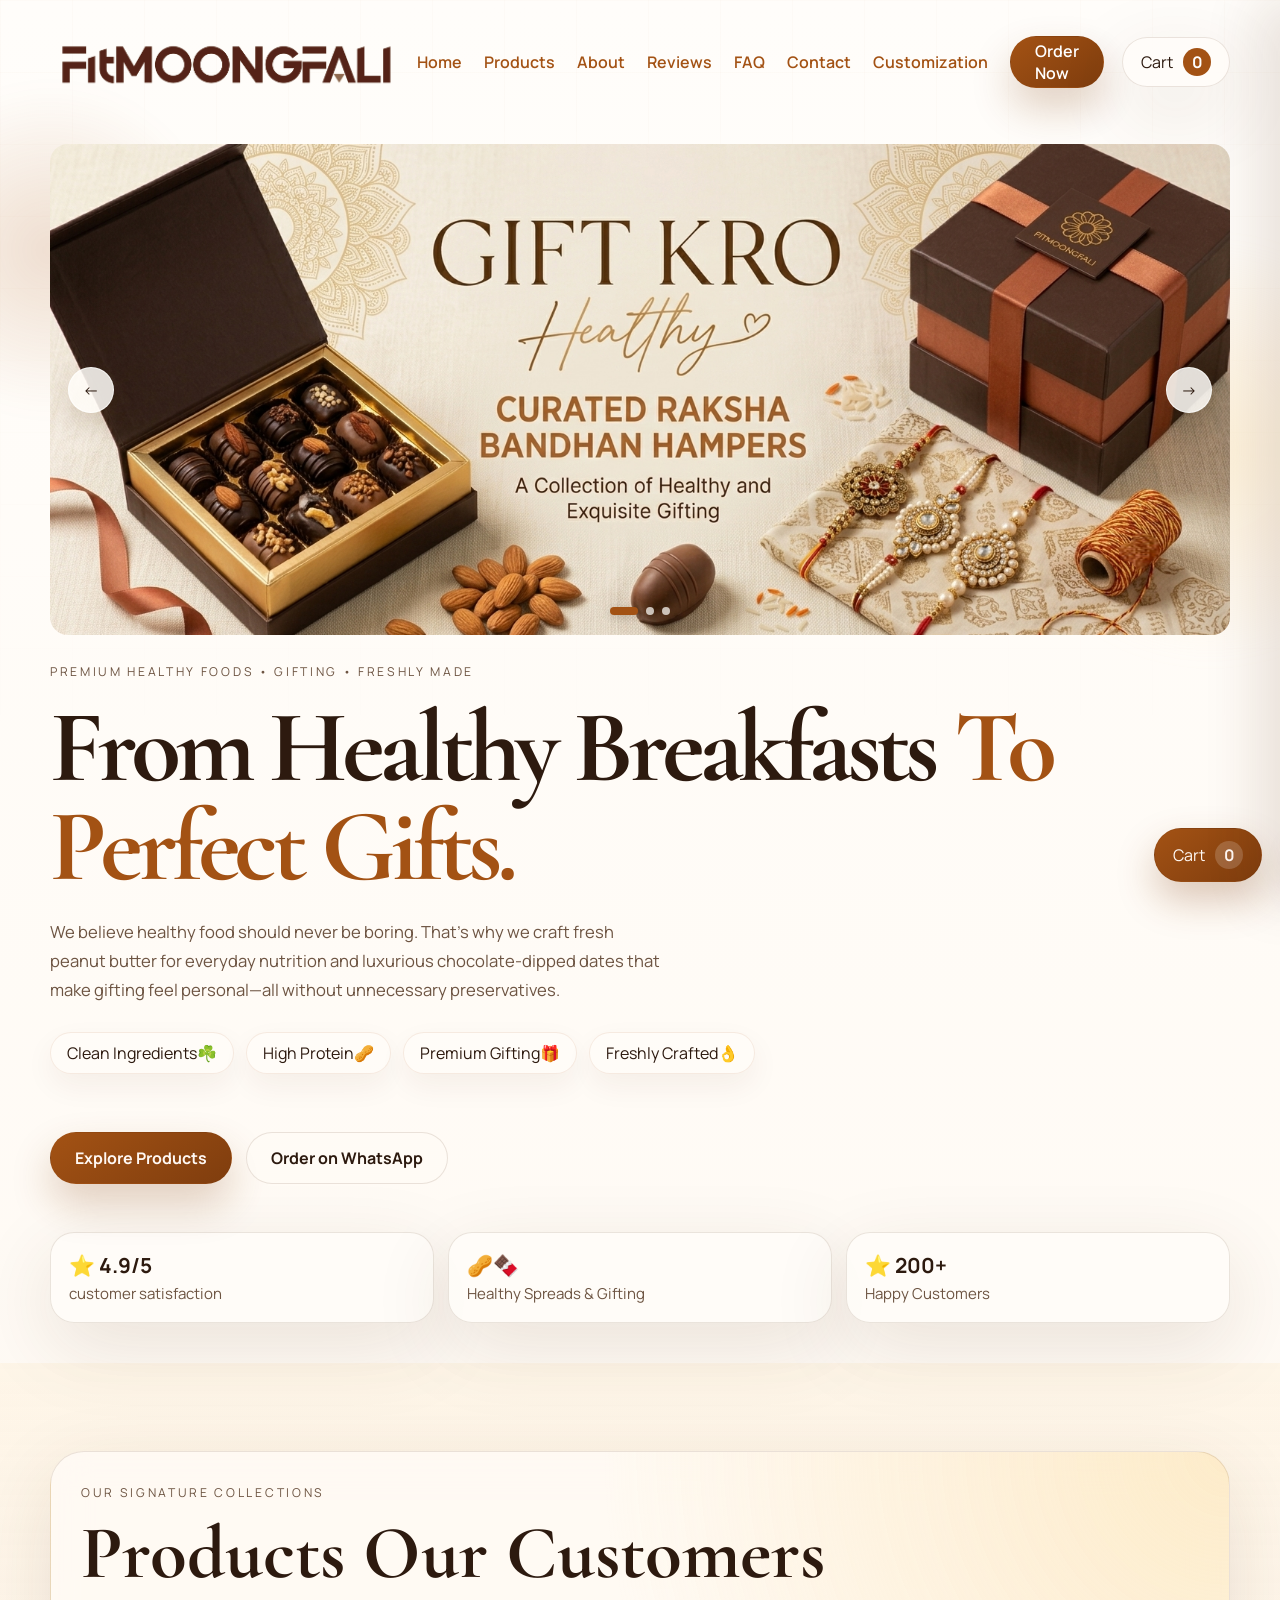
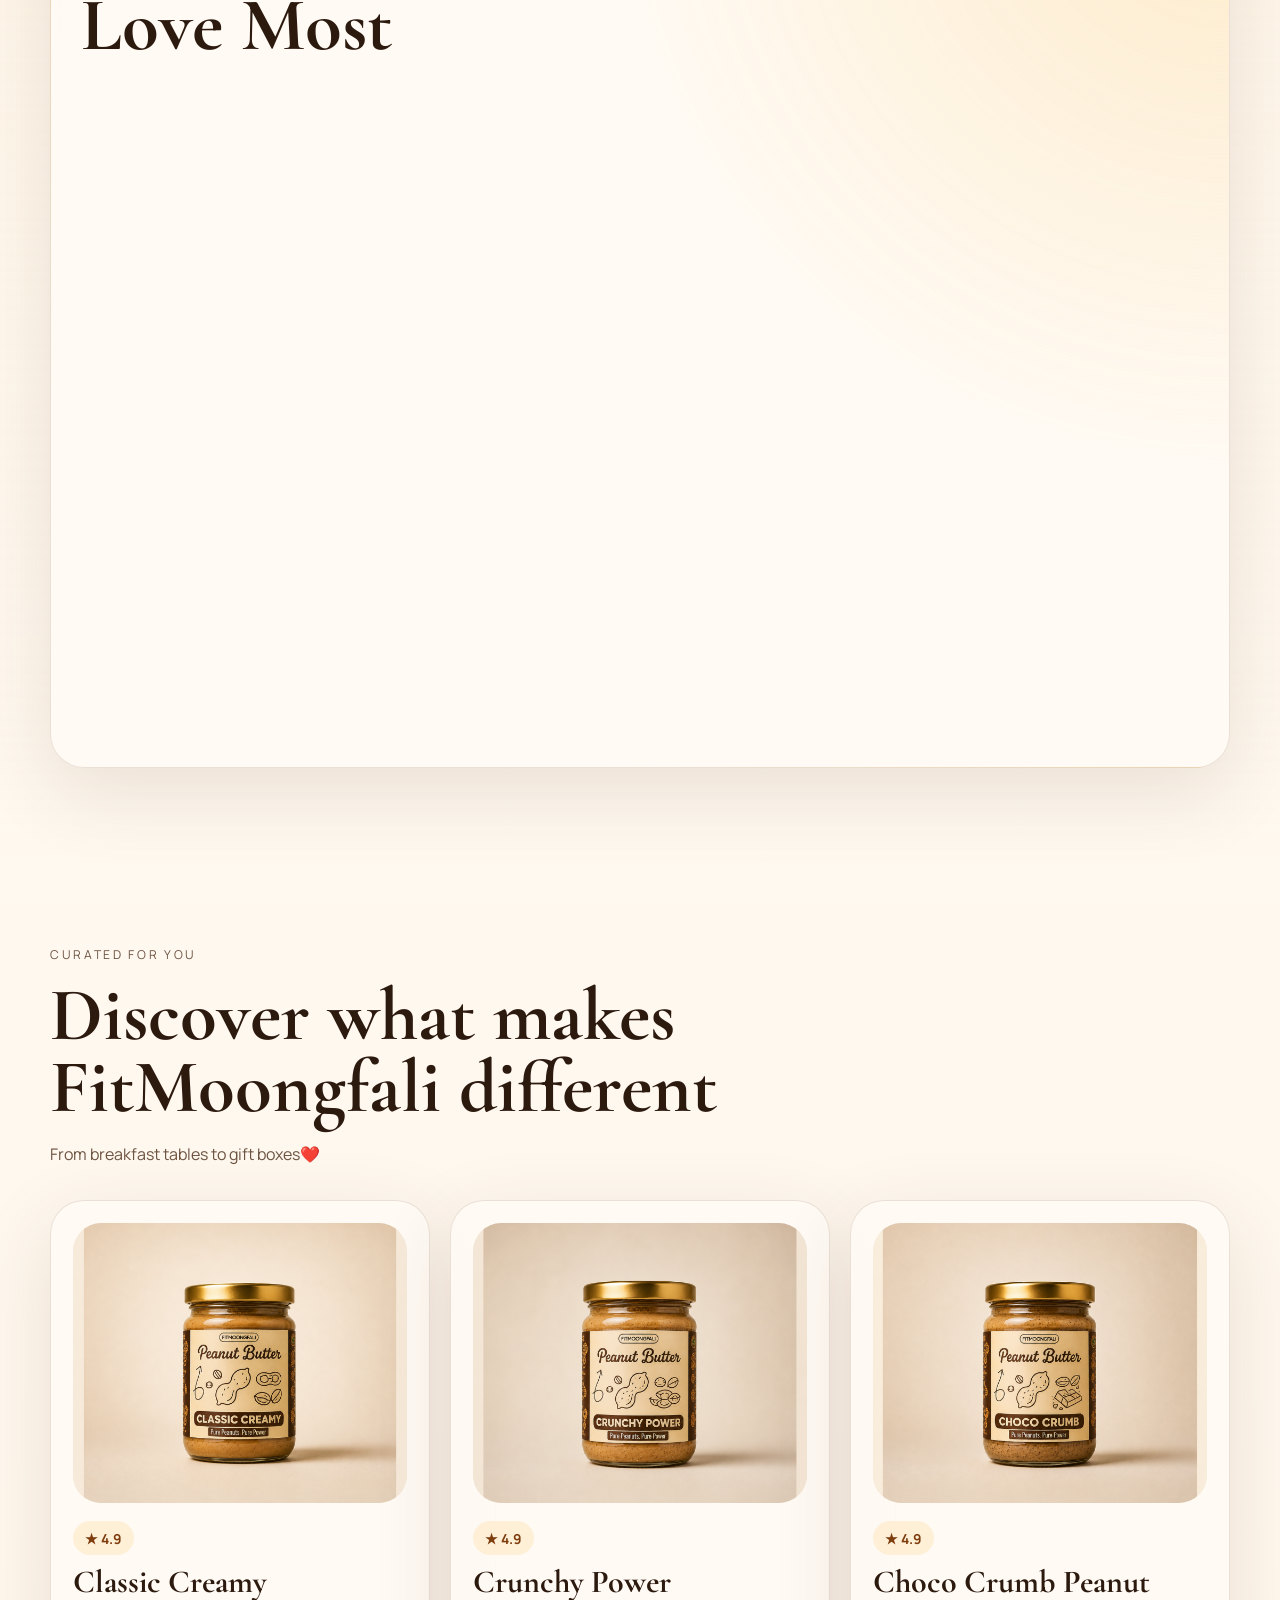
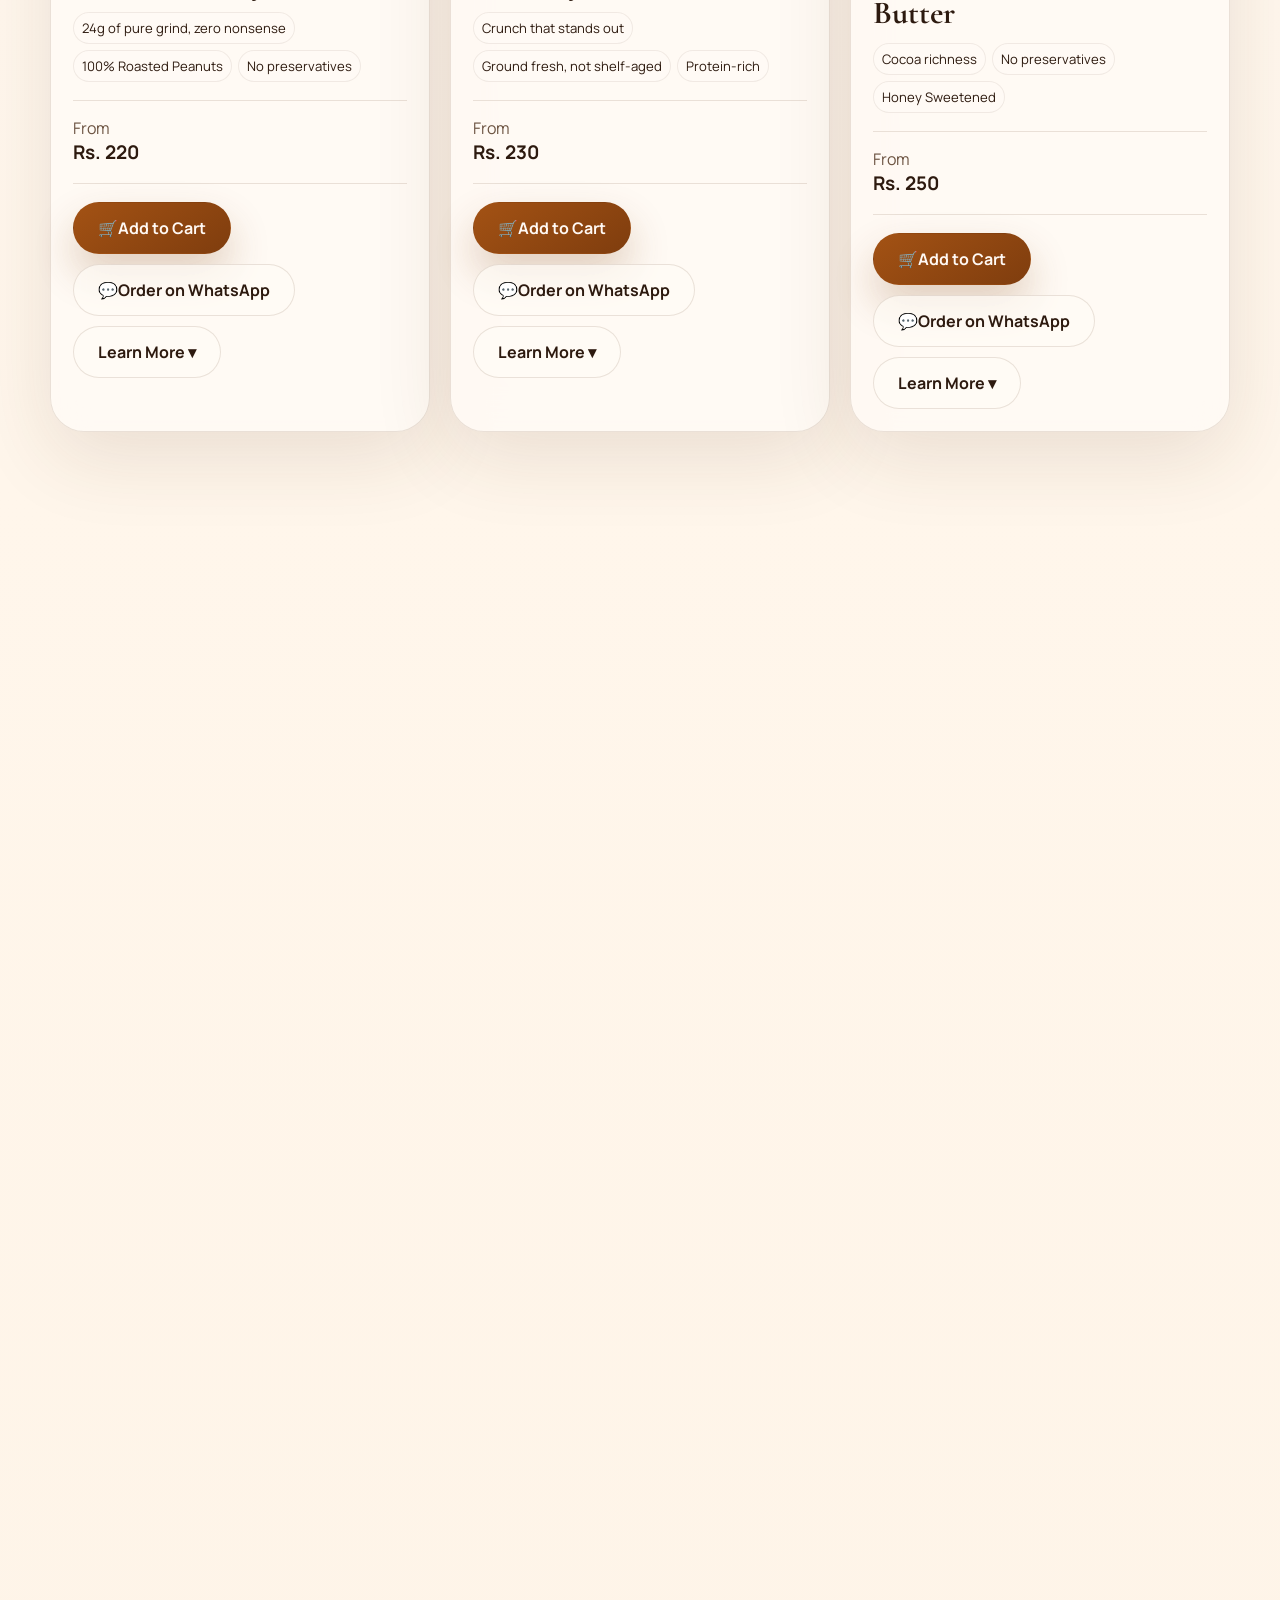
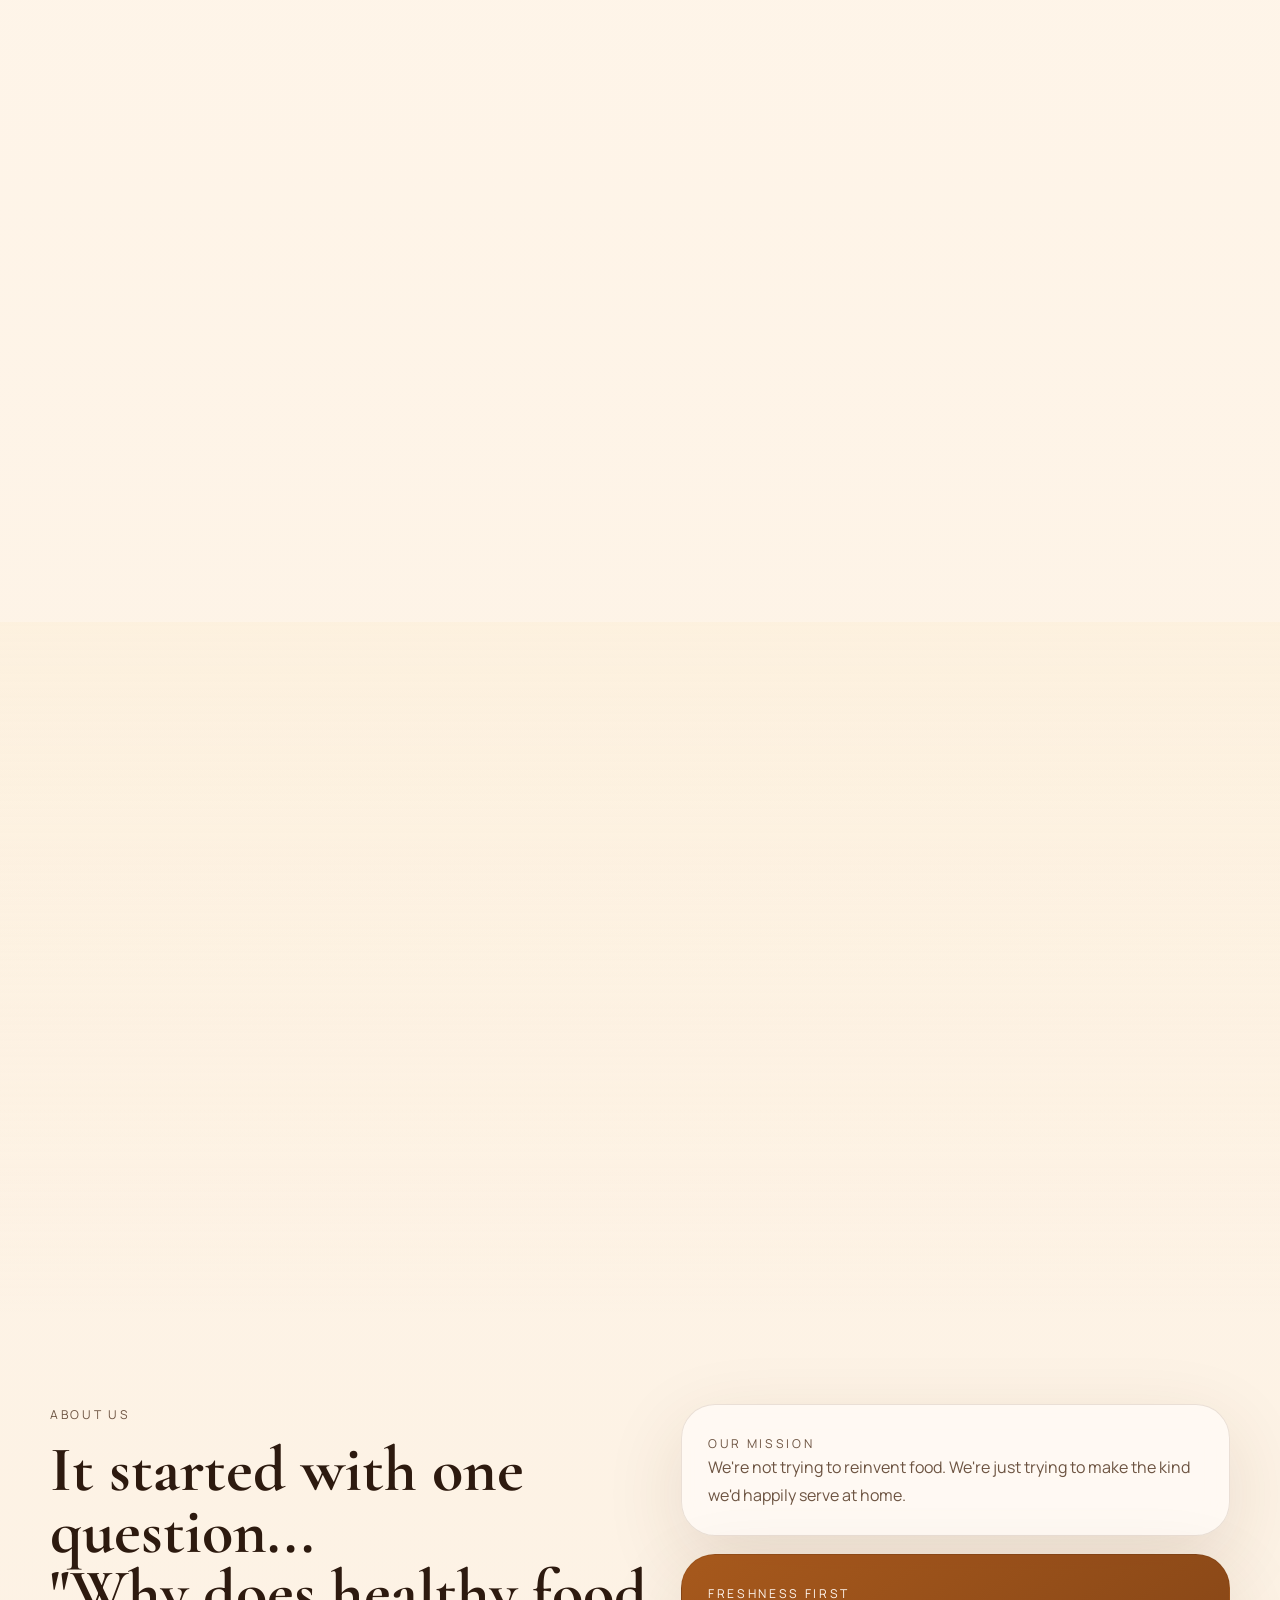
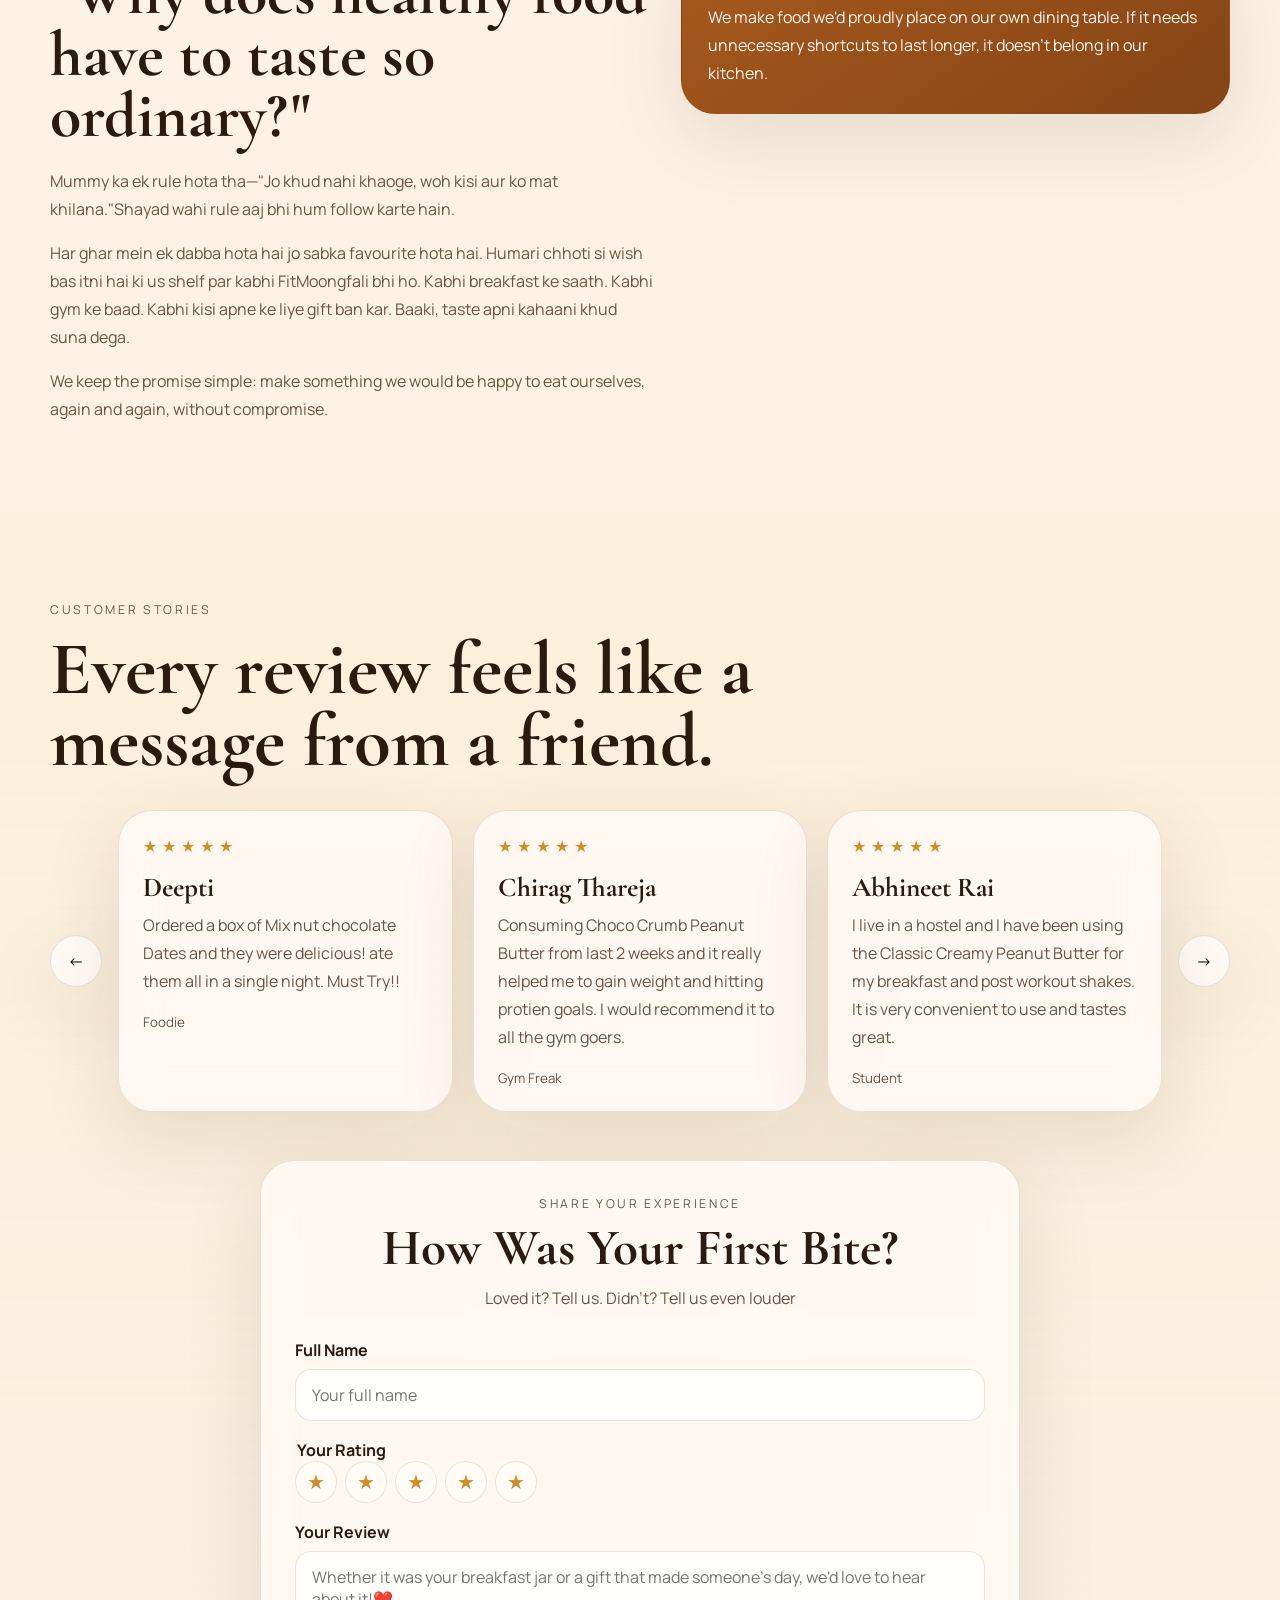
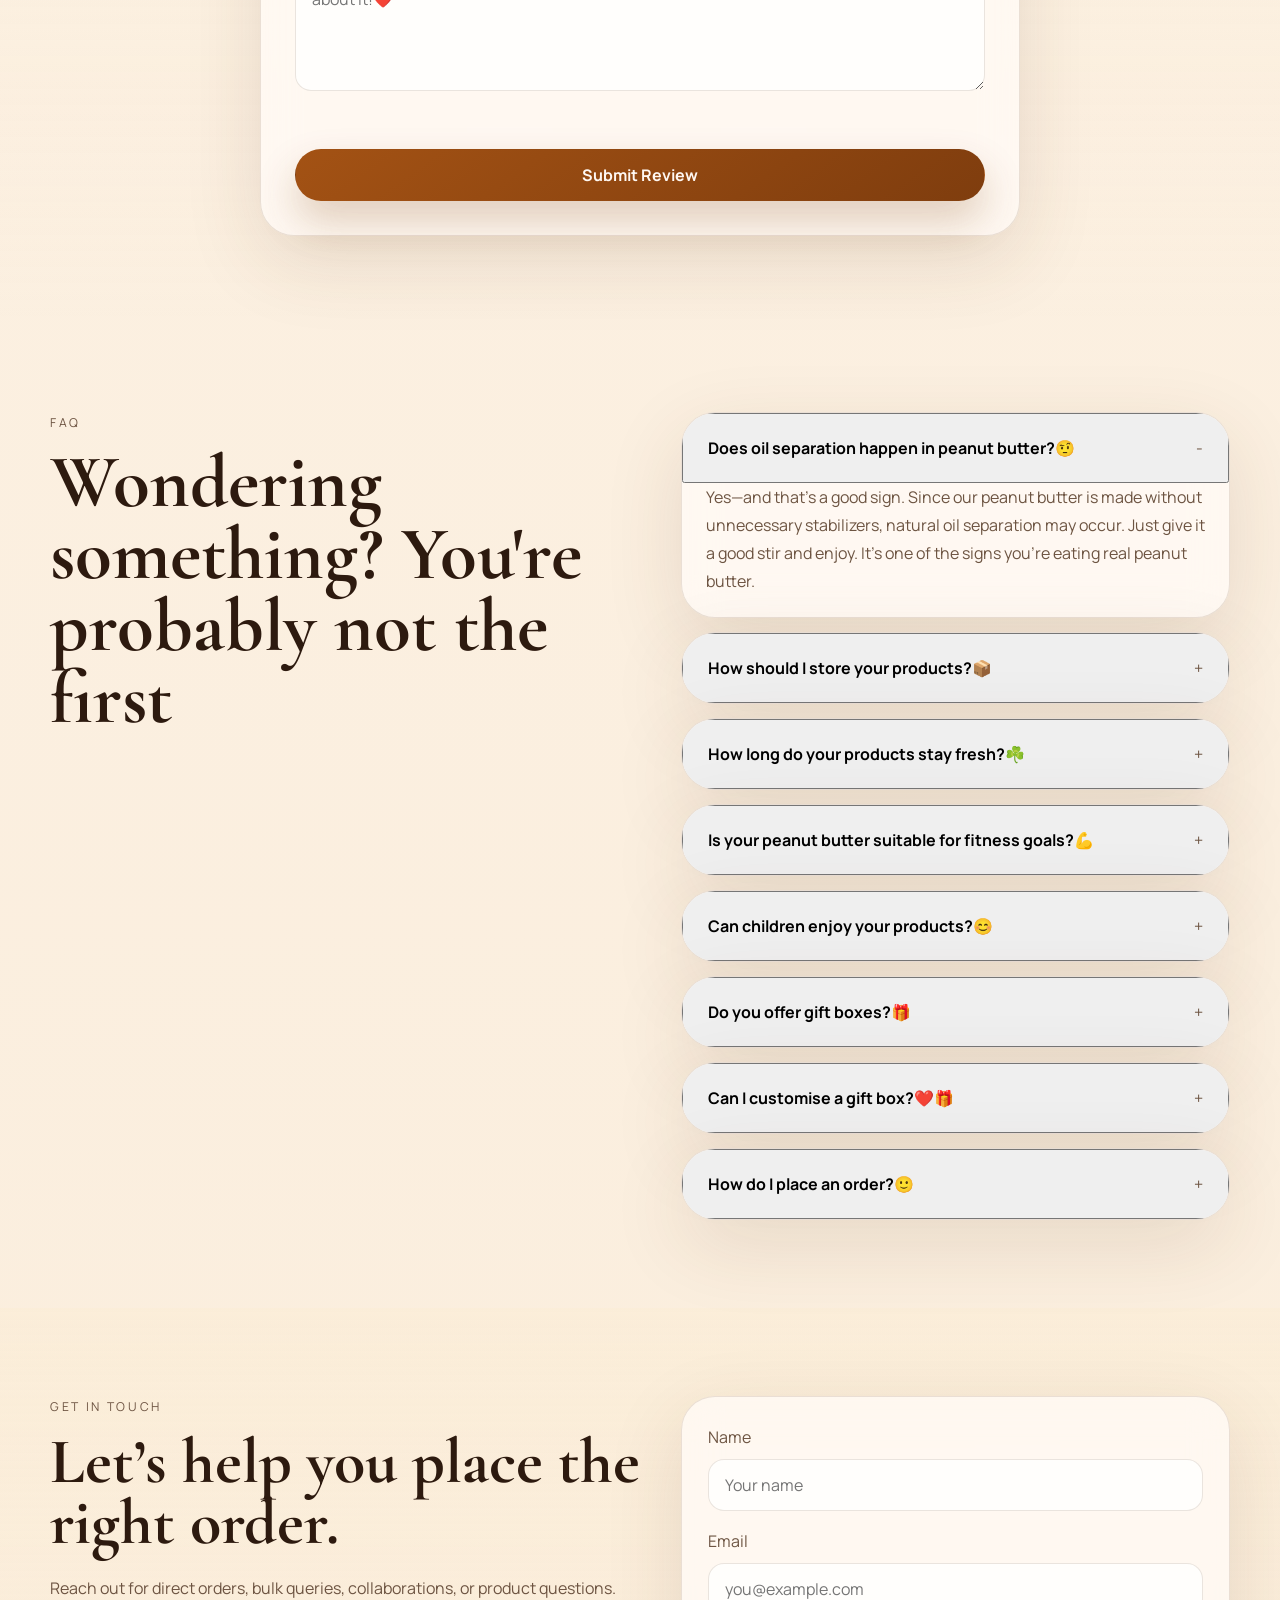
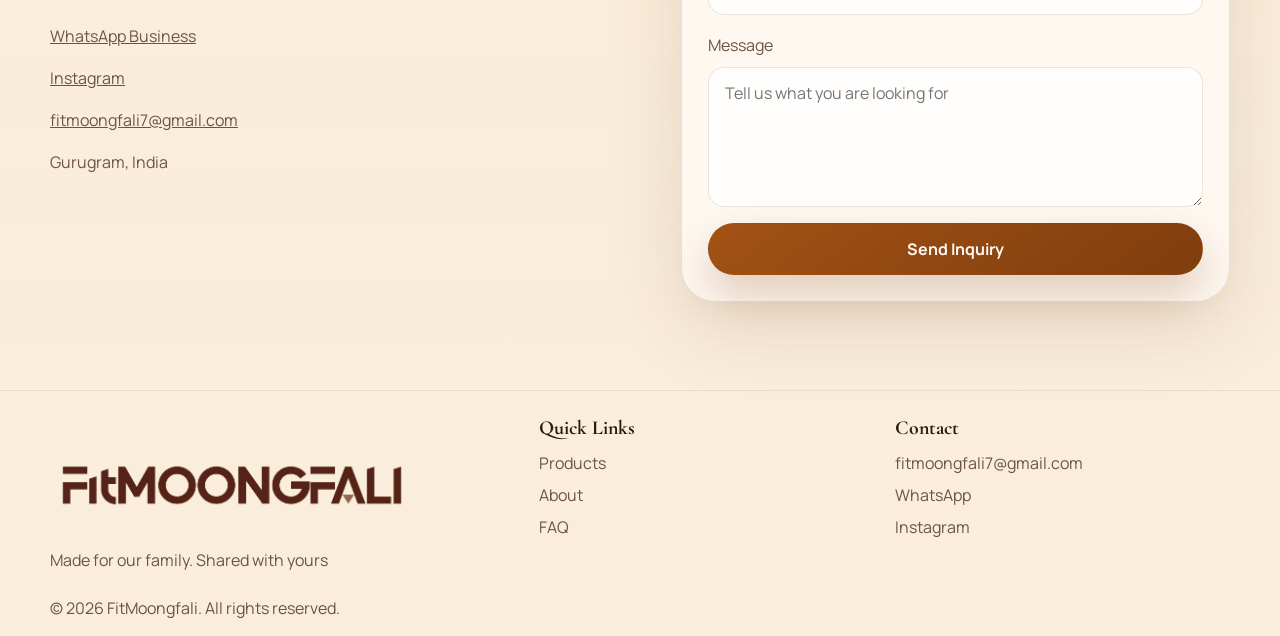
<file: index.html>
<!DOCTYPE html>
<html lang="en">
<head>
  <meta charset="UTF-8">
  <meta name="viewport" content="width=device-width, initial-scale=1.0">
  <title>FitMoongfali</title>
  <meta name="description" content="FitMoongfali makes fresh peanut butter with no preservatives, no added oil, and rich roasted taste. Explore products, reviews, FAQs, and order on WhatsApp.">
  <meta property="og:title" content="FitMoongfali | Premium Peanut Butter">
  <meta property="og:description" content="Freshly made peanut butter with clean ingredients, premium taste, and easy WhatsApp ordering.">
  <meta property="og:type" content="website">
  <meta property="og:image" content="assets/images/Fitmoongfalilogo.png">
  <meta name="twitter:card" content="summary_large_image">
  <meta name="twitter:title" content="FitMoongfali | Premium Peanut Butter">
  <meta name="twitter:description" content="Explore FitMoongfali's premium peanut butter collection and order directly on WhatsApp.">
  <link rel="preconnect" href="https://fonts.googleapis.com">
  <link rel="preconnect" href="https://fonts.gstatic.com" crossorigin>
  <link href="https://fonts.googleapis.com/css2?family=Cormorant+Garamond:wght@500;600;700&family=Manrope:wght@400;500;600;700;800&display=swap" rel="stylesheet">
  <link rel="stylesheet" href="css/styles.css">
  <script type="application/ld+json">
    {
      "@context": "https://schema.org",
      "@type": "FoodEstablishment",
      "name": "FitMoongfali",
      "image": "assets/images/logo.svg",
      "description": "Premium peanut butter brand focused on freshness, clean ingredients, and easy WhatsApp ordering.",
      "servesCuisine": "Healthy Food",
      "telephone": "+919217965243",
      "email": "hello@fitmoongfali.com",
      "sameAs": [
        "https://www.instagram.com/fitmoongfali"
      ]
    }
  </script>
</head>
<body>
  <div class="site-bg">
    <span class="orb orb-one"></span>
    <span class="orb orb-two"></span>
    <span class="grid-fade"></span>
  </div>

  <header class="site-header" id="top">
    <div class="container nav-shell">
      <a class="brand-lockup" href="#top" aria-label="FitMoongfali home">
        <img class="brand-logo" src="assets/images/Fitmoongfalilogo.png" alt="FitMoongfali logo">
      </a>
      <button class="nav-toggle" type="button" aria-expanded="false" aria-controls="site-nav" aria-label="Toggle navigation">
        <span></span>
        <span></span>
      </button>
      <nav class="site-nav" id="site-nav" aria-label="Primary">
        <a href="#top">Home</a>
        <a href="#products">Products</a>
        <a href="#about">About</a>
        <a href="#reviews">Reviews</a>
        <a href="#faq">FAQ</a>
        <a href="#contact">Contact</a>
        <a href="customization.html">Customization</a>
        <a class="button button-solid nav-cta" href="#products">Order Now</a>
      </nav>
      <button class="cart-button" type="button" id="cart-button" aria-label="Open shopping cart">
        <span>Cart</span>
        <strong id="cart-count">0</strong>
      </button>
    </div>
  </header>

  <main>
    <section class="hero-section">
      <div class="container hero-layout">
        <section class="hero-carousel" aria-label="FitMoongfali featured collections" tabindex="0">
            <div class="hero-carousel-slides" id="hero-carousel-slides"></div>
            <button class="hero-carousel-arrow hero-carousel-arrow-prev" type="button" id="hero-carousel-prev" aria-label="Previous banner">&larr;</button>
            <button class="hero-carousel-arrow hero-carousel-arrow-next" type="button" id="hero-carousel-next" aria-label="Next banner">&rarr;</button>
            <div class="hero-carousel-dots" id="hero-carousel-dots" aria-label="Banner navigation"></div>
          </section>
        <div class="hero-copy reveal">
          <p class="eyebrow">PREMIUM HEALTHY FOODS • GIFTING • FRESHLY MADE</p>
          <h1>From Healthy Breakfasts <span>To Perfect Gifts.</span></h1>
          <p class="hero-text">
We believe healthy food should never be boring. That's why we craft fresh peanut butter for everyday nutrition and luxurious chocolate-dipped dates that make gifting feel personal—all without unnecessary preservatives.</p>
          <ul class="hero-points" aria-label="FitMoongfali highlights">
            <li>Clean Ingredients☘️</li>
            <li>High Protein🥜</li>
            <li>Premium Gifting🎁</li>
            <li>Freshly Crafted👌</li>
          </ul>
          
        </div>
        <div class="hero-visual reveal">
          <div class="hero-actions">
            <a class="button button-solid" href="#products">Explore Products</a>
            <a class="button button-ghost" href="https://wa.me/919217965243?text=Hello%20FitMoongfali!%20I%20would%20like%20to%20know%20more%20about%20your%20peanut%20butter." target="_blank" rel="noreferrer">Order on WhatsApp</a>
          </div>
        </div>
        <div class="hero-trust-bar">
            <div>
              <strong>⭐ 4.9/5</strong>
              <span>customer satisfaction</span>
            </div>
            <div>
              <strong>🥜🍫</strong>
              <span>Healthy Spreads & Gifting</span>
            </div>
            <div>
              <strong>⭐ 200+</strong>
              <span>Happy Customers</span>
            </div>
          </div>
      </div>
        
      
    </section>

   

    <section class="section section-soft best-selling-section" id="best-selling">
      <div class="container">
        <div class="best-selling-showcase">
          <div class="section-heading reveal">
            <p class="eyebrow">OUR SIGNATURE COLLECTIONS</p>
            <h2>Products Our Customers Love Most</h2>
          </div>
          <div class="best-selling-grid" id="best-selling-grid"></div>
        </div>
      </div>
    </section>

    <section class="section" id="products">
      <div class="container">
        <div class="section-heading reveal">
          <p class="eyebrow">CURATED FOR YOU</p>
          <h2>Discover what makes FitMoongfali different</h2>
          <p>From breakfast tables to gift boxes❤️</p>
        </div>
        <div class="product-grid" id="product-grid"></div>
      </div>
    </section>

    <section class="section section-soft" id="why-us">
      <div class="container">
        <div class="section-heading reveal">
          <p class="eyebrow">Why FitMoongfali</p>
          <h2>Simple ingredients. Exceptional taste.</h2>
        </div>
        <div class="benefit-grid">
          <article class="benefit-card reveal">
            <strong>Honest Ingredients❤️</strong>
            <p>If your dadi wouldn't recognize it, it probably doesn't belong in our product😊</p>
          </article>
          <article class="benefit-card reveal">
            <strong>Freshly Crafted🥜</strong>
            <p>We don't make food for warehouses. We make it for breakfast tables</p>
          </article>
          <article class="benefit-card reveal">
            <strong>No Added Oil😋</strong>
            <p>Peanuts already know how to make peanut butter. We don't interrupt them</p>
          </article>
          <article class="benefit-card reveal">
            <strong>High Protein💪</strong>
            <p>Craving bhi puri krni h? aur protien goal bhi ? ajao mil jaega😎</p>
          </article>
          <article class="benefit-card reveal">
            <strong>Premium Quality✨</strong>
            <p>Premium isn't about fancy labels. It's about opening the jar and tasting our authenticity</p>
          </article>
          <article class="benefit-card reveal">
            <strong>No Preservatives☘️</strong>
            <p>The only thing we hope lasts forever is your love for us🤗</p>
          </article>
        </div>
      </div>
    </section>

    <section class="section" id="about">
      <div class="container about-layout">
        <div class="about-copy reveal">
          <p class="eyebrow">About Us</p>
          <h2>It started with one question...<br>"Why does healthy food have to taste so ordinary?"</h2>
          <p>
            Mummy ka ek rule hota tha—"Jo khud nahi khaoge, woh kisi aur ko mat khilana."Shayad wahi rule aaj bhi hum follow karte hain.
          </p>
          <p>
            Har ghar mein ek dabba hota hai jo sabka favourite hota hai.

Humari chhoti si wish bas itni hai ki us shelf par kabhi FitMoongfali bhi ho.

Kabhi breakfast ke saath.

Kabhi gym ke baad.

Kabhi kisi apne ke liye gift ban kar.

Baaki, taste apni kahaani khud suna dega.
          </p>
          <p>
            We keep the promise simple: make something we would be happy to eat ourselves, again and again, without compromise.
          </p>
        </div>
        <div class="about-panels reveal">
          <article class="about-card glass-card">
            <span class="card-kicker">Our Mission</span>
            <h3></h3>
            <p>We're not trying to reinvent food. We're just trying to make the kind we'd happily serve at home.</p>
          </article>
          <article class="about-card solid-card">
            <span class="card-kicker">Freshness First</span>
            <h3></h3>
            <p>We make food we'd proudly place on our own dining table. If it needs unnecessary shortcuts to last longer, it doesn't belong in our kitchen.</p>
          </article>
        </div>
      </div>
    </section>

    <section class="section section-soft" id="reviews">
      <div class="container">
        <div class="section-heading reveal">
          <p class="eyebrow">CUSTOMER STORIES</p>
          <h2>Every review feels like
a message from a friend.</h2>
        </div>
        <div class="reviews-shell reveal">
          <button class="slider-button" type="button" id="review-prev" aria-label="Previous review">&larr;</button>
          <div class="review-track" id="review-track"></div>
          <button class="slider-button" type="button" id="review-next" aria-label="Next review">&rarr;</button>
        </div>
        <div class="write-review-card reveal">
          <div class="write-review-heading">
            <p class="eyebrow">Share Your Experience</p>
            <h3>How Was Your First Bite?</h3>
            <p>Loved it? Tell us. Didn't? Tell us even louder</p>
          </div>
          <form class="write-review-form" id="write-review-form" novalidate>
            <label>
              <span>Full Name</span>
              <input type="text" name="reviewer-name" autocomplete="name" placeholder="Your full name" required>
            </label>
            <fieldset class="review-rating-input">
              <legend>Your Rating</legend>
              <div class="star-rating" aria-label="Choose a rating from 1 to 5 stars">
                <input type="radio" id="review-rating-1" name="review-rating" value="1" required>
                <label for="review-rating-1" aria-label="1 star">&#9733;</label>
                <input type="radio" id="review-rating-2" name="review-rating" value="2">
                <label for="review-rating-2" aria-label="2 stars">&#9733;</label>
                <input type="radio" id="review-rating-3" name="review-rating" value="3">
                <label for="review-rating-3" aria-label="3 stars">&#9733;</label>
                <input type="radio" id="review-rating-4" name="review-rating" value="4">
                <label for="review-rating-4" aria-label="4 stars">&#9733;</label>
                <input type="radio" id="review-rating-5" name="review-rating" value="5">
                <label for="review-rating-5" aria-label="5 stars">&#9733;</label>
              </div>
            </fieldset>
            <label>
              <span>Your Review</span>
              <textarea name="review-text" rows="5" placeholder="Whether it was your breakfast jar or a gift that made someone's day, we'd love to hear about it!❤️" required></textarea>
            </label>
            <p class="review-form-message" id="review-form-message" role="status" aria-live="polite"></p>
            <button class="button button-solid" type="submit">Submit Review</button>
          </form>
        </div>
      </div>
    </section>

    <section class="section" id="faq">
      <div class="container faq-layout">
        <div class="section-heading reveal">
          <p class="eyebrow">FAQ</p>
          <h2>Wondering something? You're probably not the first</h2>
        </div>
        <div class="faq-list" id="faq-list"></div>
      </div>
    </section>

    <section class="section section-soft" id="contact">
      <div class="container contact-layout">
        <div class="contact-copy reveal">
          <p class="eyebrow">GET IN TOUCH</p>
          <h2>Let’s help you place the right order.</h2>
          <p>Reach out for direct orders, bulk queries, collaborations, or product questions.</p>
          <div class="contact-links">
            <a href="https://wa.me/919217965243" target="_blank" rel="noreferrer">WhatsApp Business</a>
            <a href="https://www.instagram.com/fitmoongfali" target="_blank" rel="noreferrer">Instagram</a>
            <a href="mailto:fitmoongfali7@gmail.com">fitmoongfali7@gmail.com</a>
            <p>Gurugram, India</p>
          </div>
        </div>
        <form class="contact-form reveal" id="contact-form">
          <label>
            <span>Name</span>
            <input type="text" name="name" placeholder="Your name">
          </label>
          <label>
            <span>Email</span>
            <input type="email" name="email" placeholder="you@example.com">
          </label>
          <label>
            <span>Message</span>
            <textarea name="message" rows="5" placeholder="Tell us what you are looking for"></textarea>
          </label>
          <button class="button button-solid" type="submit">Send Inquiry</button>
        </form>
      </div>
    </section>
  </main>

  <footer class="site-footer">
    <div class="container footer-layout">
      <div>
        <img class="footer-logo" src="assets/images/Fitmoongfalilogo.png" alt="FitMoongfali logo" loading="lazy">
        <p>Made for our family. Shared with yours</p>
      </div>
      <div>
        <h3>Quick Links</h3>
        <a href="#products">Products</a>
        <a href="#about">About</a>
        <a href="#faq">FAQ</a>
      </div>
      <div>
        <h3>Contact</h3>
        <a href="mailto:fitmoongfali7@gmail.com">fitmoongfali7@gmail.com</a>
        <a href="https://wa.me/919217965243" target="_blank" rel="noreferrer">WhatsApp</a>
        <a href="https://www.instagram.com/fitmoongfali" target="_blank" rel="noreferrer">Instagram</a>
      </div>
    </div>
    <div class="container footer-bottom">
      <p>&copy; 2026 FitMoongfali. All rights reserved.</p>
    </div>
  </footer>

  <button class="floating-cart" type="button" id="floating-cart" aria-label="Open shopping cart">
    <span>Cart</span>
    <strong id="floating-cart-count">0</strong>
  </button>

  <aside class="cart-drawer" id="cart-drawer" aria-hidden="true">
    <div class="cart-header">
      <div>
        <p class="eyebrow">Shopping Cart</p>
        <h2>Your order</h2>
      </div>
      <button class="icon-button" type="button" id="cart-close" aria-label="Close cart">&times;</button>
    </div>
    <div class="cart-items" id="cart-items"></div>
    <div class="cart-summary">
      <div>
        <span>Total Items</span>
        <strong id="cart-items-total">0</strong>
      </div>
      <div>
        <span>Subtotal</span>
        <strong id="cart-subtotal">Rs. 0</strong>
      </div>
      <a class="button button-solid button-full" href="checkout.html">Proceed to Checkout</a>
    </div>
  </aside>
  <div class="backdrop" id="backdrop" hidden></div>

  <dialog class="product-modal" id="product-modal">
    <button class="icon-button modal-close" type="button" id="modal-close" aria-label="Close product details">&times;</button>
    <div class="modal-content" id="modal-content"></div>
  </dialog>

  <script type="module" src="js/main.js"></script>
</body>
</html>
</file>
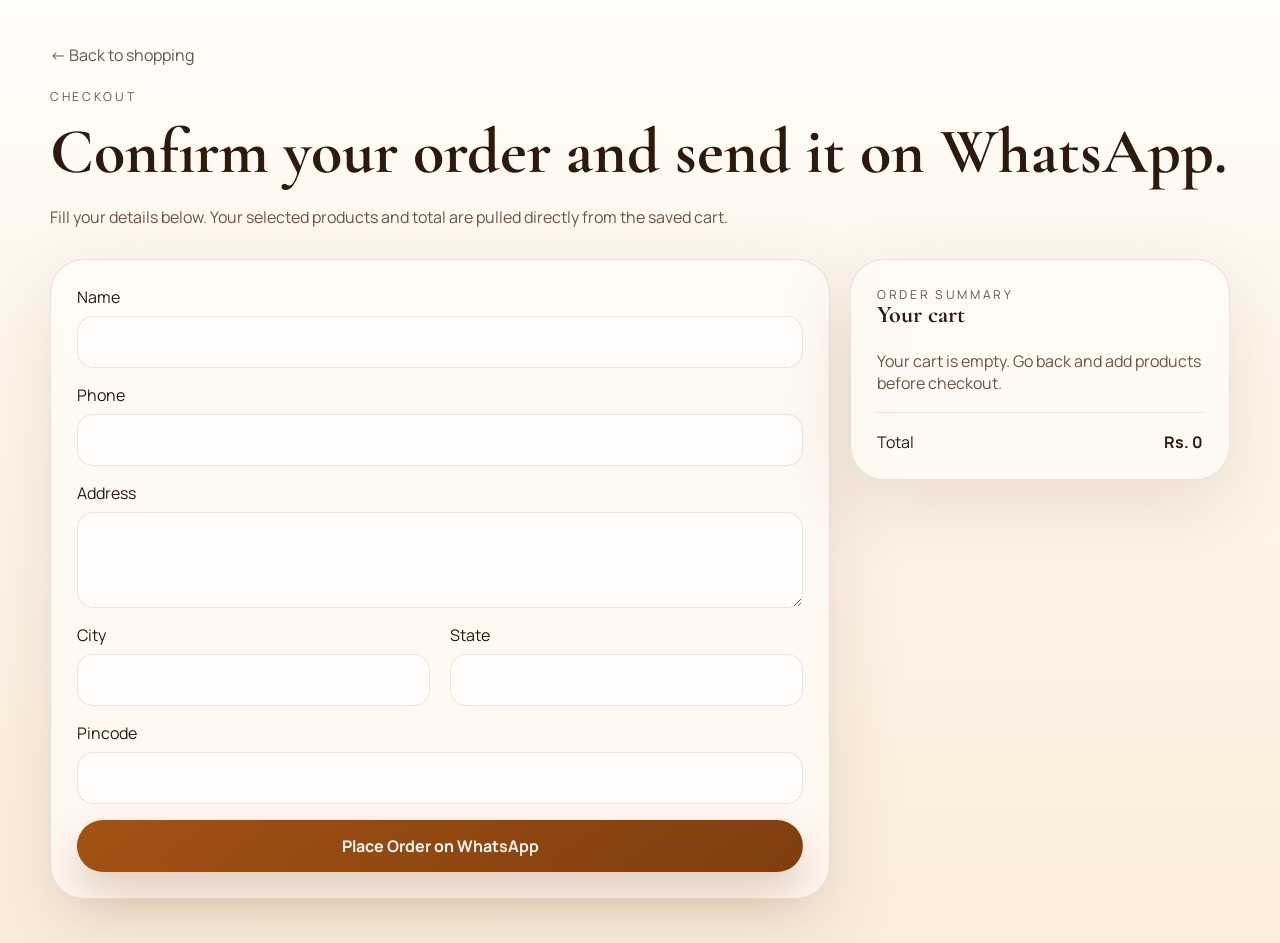
<file: checkout.html>
<!DOCTYPE html>
<html lang="en">
<head>
  <meta charset="UTF-8">
  <meta name="viewport" content="width=device-width, initial-scale=1.0">
  <title>Checkout | FitMoongfali</title>
  <meta name="description" content="Review your FitMoongfali cart and send your order on WhatsApp.">
  <link rel="preconnect" href="https://fonts.googleapis.com">
  <link rel="preconnect" href="https://fonts.gstatic.com" crossorigin>
  <link href="https://fonts.googleapis.com/css2?family=Cormorant+Garamond:wght@500;600;700&family=Manrope:wght@400;500;600;700;800&display=swap" rel="stylesheet">
  <link rel="stylesheet" href="css/styles.css">
</head>
<body class="checkout-body">
  <main class="checkout-page">
    <section class="checkout-shell container">
      <div class="checkout-heading">
        <a class="back-link" href="index.html">&larr; Back to shopping</a>
        <p class="eyebrow">Checkout</p>
        <h1>Confirm your order and send it on WhatsApp.</h1>
        <p>Fill your details below. Your selected products and total are pulled directly from the saved cart.</p>
      </div>
      <div class="checkout-layout">
        <form class="checkout-form" id="checkout-form">
          <label><span>Name</span><input type="text" name="name" required></label>
          <label><span>Phone</span><input type="tel" name="phone" required></label>
          <label><span>Address</span><textarea name="address" rows="3" required></textarea></label>
          <div class="checkout-grid">
            <label><span>City</span><input type="text" name="city" required></label>
            <label><span>State</span><input type="text" name="state" required></label>
          </div>
          <label><span>Pincode</span><input type="text" name="pincode" required></label>
          <button class="button button-solid button-full" type="submit">Place Order on WhatsApp</button>
        </form>
        <aside class="checkout-summary-card">
          <div class="summary-top">
            <p class="eyebrow">Order Summary</p>
            <h2>Your cart</h2>
          </div>
          <div id="checkout-items" class="checkout-items"></div>
          <div class="checkout-total-row">
            <span>Total</span>
            <strong id="checkout-total">Rs. 0</strong>
          </div>
        </aside>
      </div>
    </section>
  </main>
  <script type="module" src="js/checkout.js"></script>
</body>
</html>
</file>
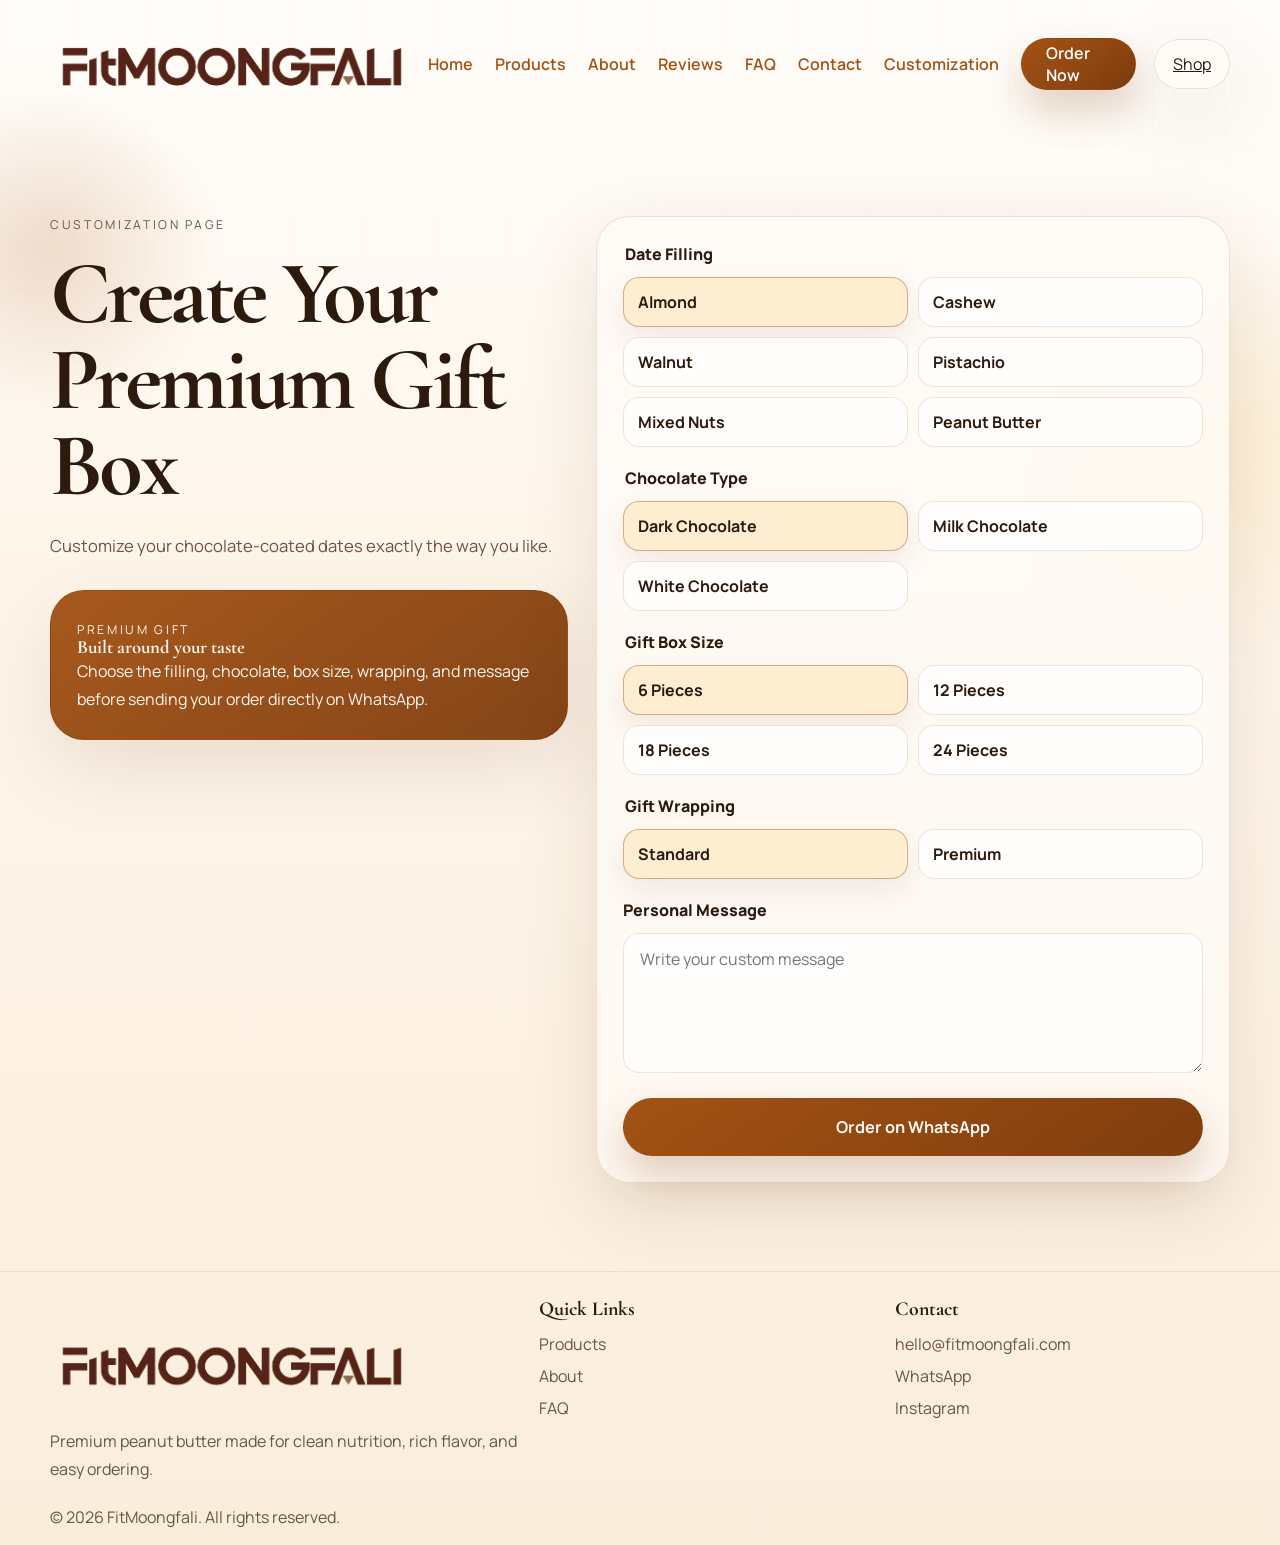
<file: customization.html>
<!DOCTYPE html>
<html lang="en">
<head>
  <meta charset="UTF-8">
  <meta name="viewport" content="width=device-width, initial-scale=1.0">
  <title>Customization | FitMoongfali</title>
  <meta name="description" content="Create a premium customized FitMoongfali gift box with your choice of filling, chocolate, box size, wrapping, and personal message.">
  <link rel="preconnect" href="https://fonts.googleapis.com">
  <link rel="preconnect" href="https://fonts.gstatic.com" crossorigin>
  <link href="https://fonts.googleapis.com/css2?family=Cormorant+Garamond:wght@500;600;700&family=Manrope:wght@400;500;600;700;800&display=swap" rel="stylesheet">
  <link rel="stylesheet" href="css/styles.css">
</head>
<body>
  <div class="site-bg">
    <span class="orb orb-one"></span>
    <span class="orb orb-two"></span>
    <span class="grid-fade"></span>
  </div>

  <header class="site-header" id="top">
    <div class="container nav-shell">
      <a class="brand-lockup" href="index.html" aria-label="FitMoongfali home">
        <img class="brand-logo" src="assets/images/Fitmoongfalilogo.png" alt="FitMoongfali logo">
      </a>
      <button class="nav-toggle" type="button" aria-expanded="false" aria-controls="site-nav" aria-label="Toggle navigation">
        <span></span>
        <span></span>
      </button>
      <nav class="site-nav" id="site-nav" aria-label="Primary">
        <a href="index.html#top">Home</a>
        <a href="index.html#products">Products</a>
        <a href="index.html#about">About</a>
        <a href="index.html#reviews">Reviews</a>
        <a href="index.html#faq">FAQ</a>
        <a href="index.html#contact">Contact</a>
        <a href="customization.html">Customization</a>
        <a class="button button-solid nav-cta" href="index.html#products">Order Now</a>
      </nav>
      <a class="cart-button" href="index.html#products" aria-label="Back to products">
        <span>Shop</span>
      </a>
    </div>
  </header>

  <main class="customization-page">
    <section class="section">
      <div class="container customization-layout">
        <div class="customization-copy reveal">
          <p class="eyebrow">Customization Page</p>
          <h1>Create Your Premium Gift Box</h1>
          <p class="hero-text">Customize your chocolate-coated dates exactly the way you like.</p>
          <div class="about-card solid-card">
            <span class="card-kicker">Premium Gift</span>
            <h3>Built around your taste</h3>
            <p>Choose the filling, chocolate, box size, wrapping, and message before sending your order directly on WhatsApp.</p>
          </div>
        </div>

        <form class="customization-form reveal" id="customization-form">
          <fieldset>
            <legend>Date Filling</legend>
            <div class="option-grid">
              <label><input type="radio" name="dateFilling" value="Almond" checked><span>Almond</span></label>
              <label><input type="radio" name="dateFilling" value="Cashew"><span>Cashew</span></label>
              <label><input type="radio" name="dateFilling" value="Walnut"><span>Walnut</span></label>
              <label><input type="radio" name="dateFilling" value="Pistachio"><span>Pistachio</span></label>
              <label><input type="radio" name="dateFilling" value="Mixed Nuts"><span>Mixed Nuts</span></label>
              <label><input type="radio" name="dateFilling" value="Peanut Butter"><span>Peanut Butter</span></label>
            </div>
          </fieldset>

          <fieldset>
            <legend>Chocolate Type</legend>
            <div class="option-grid">
              <label><input type="radio" name="chocolateType" value="Dark Chocolate" checked><span>Dark Chocolate</span></label>
              <label><input type="radio" name="chocolateType" value="Milk Chocolate"><span>Milk Chocolate</span></label>
              <label><input type="radio" name="chocolateType" value="White Chocolate"><span>White Chocolate</span></label>
            </div>
          </fieldset>

          <fieldset>
            <legend>Gift Box Size</legend>
            <div class="option-grid">
              <label><input type="radio" name="giftBoxSize" value="6 Pieces" checked><span>6 Pieces</span></label>
              <label><input type="radio" name="giftBoxSize" value="12 Pieces"><span>12 Pieces</span></label>
              <label><input type="radio" name="giftBoxSize" value="18 Pieces"><span>18 Pieces</span></label>
              <label><input type="radio" name="giftBoxSize" value="24 Pieces"><span>24 Pieces</span></label>
            </div>
          </fieldset>

          <fieldset>
            <legend>Gift Wrapping</legend>
            <div class="option-grid">
              <label><input type="radio" name="giftWrapping" value="Standard" checked><span>Standard</span></label>
              <label><input type="radio" name="giftWrapping" value="Premium"><span>Premium</span></label>
            </div>
          </fieldset>

          <label class="message-field">
            <span>Personal Message</span>
            <textarea name="personalMessage" rows="5" placeholder="Write your custom message"></textarea>
          </label>

          <button class="button button-solid button-full customization-submit" type="submit">Order on WhatsApp</button>
        </form>
      </div>
    </section>
  </main>

  <footer class="site-footer">
    <div class="container footer-layout">
      <div>
        <img class="footer-logo" src="assets/images/Fitmoongfalilogo.png" alt="FitMoongfali logo" loading="lazy">
        <p>Premium peanut butter made for clean nutrition, rich flavor, and easy ordering.</p>
      </div>
      <div>
        <h3>Quick Links</h3>
        <a href="index.html#products">Products</a>
        <a href="index.html#about">About</a>
        <a href="index.html#faq">FAQ</a>
      </div>
      <div>
        <h3>Contact</h3>
        <a href="mailto:hello@fitmoongfali.com">hello@fitmoongfali.com</a>
        <a href="https://wa.me/919217965243" target="_blank" rel="noreferrer">WhatsApp</a>
        <a href="https://www.instagram.com/fitmoongfali" target="_blank" rel="noreferrer">Instagram</a>
      </div>
    </div>
    <div class="container footer-bottom">
      <p>&copy; 2026 FitMoongfali. All rights reserved.</p>
    </div>
  </footer>

  <script type="module" src="js/customization.js"></script>
</body>
</html>
</file>
<file: css/styles.css>
:root {
  --bg: #fff8ef;
  --bg-soft: #fcebd1;
  --bg-strong: #fce2af;
  --panel: rgba(255, 251, 246, 0.82);
  --panel-strong: #fffdf8;
  --accent: #a35214;
  --accent-deep: #7f3d0e;
  --accent-soft: #d89b64;
  --text: #2d1a0f;
  --muted: #6d5442;
  --line: rgba(81, 41, 15, 0.12);
  --shadow: 0 24px 80px rgba(86, 49, 21, 0.12);
  --radius-xl: 34px;
  --radius-lg: 24px;
  --radius-md: 18px;
  --container: min(1180px, calc(100% - 32px));
}

* {
  box-sizing: border-box;
}

html {
  scroll-behavior: smooth;
}

body {
  margin: 0;
  font-family: "Manrope", sans-serif;
  color: var(--text);
  background: linear-gradient(180deg, #fffdfa 0%, #fff6eb 36%, #faeddc 100%);
}

body.menu-open,
body.cart-open,
body.modal-open {
  overflow: hidden;
}

img {
  max-width: 100%;
}

a {
  color: inherit;
}

button,
input,
textarea {
  font: inherit;
}

button {
  cursor: pointer;
}

.site-bg {
  position: fixed;
  inset: 0;
  pointer-events: none;
  overflow: hidden;
  z-index: -1;
}

.orb {
  position: absolute;
  border-radius: 50%;
  filter: blur(12px);
}

.orb-one {
  width: 340px;
  height: 340px;
  top: 80px;
  left: -120px;
  background: radial-gradient(circle, rgba(163, 82, 20, 0.18), transparent 68%);
}

.orb-two {
  width: 420px;
  height: 420px;
  right: -140px;
  top: 240px;
  background: radial-gradient(circle, rgba(252, 226, 175, 0.42), transparent 70%);
}

.grid-fade {
  position: absolute;
  inset: 0;
  background-image:
    linear-gradient(rgba(163, 82, 20, 0.04) 1px, transparent 1px),
    linear-gradient(90deg, rgba(163, 82, 20, 0.04) 1px, transparent 1px);
  background-size: 72px 72px;
  mask-image: linear-gradient(180deg, rgba(0, 0, 0, 0.42), transparent 90%);
}

.container {
  width: var(--container);
  margin: 0 auto;
}

.site-header {
  position: sticky;
  top: 0;
  z-index: 100;
  padding : 0;
  transition: background 220ms ease, box-shadow 220ms ease, border-color 220ms ease;
}

.site-header.scrolled {
  background: rgba(255, 251, 246, 0.82);
  backdrop-filter: blur(18px);
  box-shadow: 0 16px 40px rgba(81, 41, 15, 0.08);
  border-bottom: 1px solid rgba(81, 41, 15, 0.08);
}

.nav-shell {
  display: grid;
  grid-template-columns: auto 1fr auto;
  align-items: center;
  gap: 24px;
  min-height : 78px;
  gap : 18px;
}

.brand-lockup {
  display: inline-flex;
  align-items: center;
}

.brand-logo,
.footer-logo {
  display: block;
  width: min(360px, 42vw);
  height: auto;
}

.site-nav {
  display: flex;
  align-items: center;
  justify-content: center;
  gap: 22px;
}

.site-nav a {
  text-decoration: none;
  color: #a35214;
  font-weight: 600;
}
a.button.button-solid.nav-cta {
  color: white;
}

.site-nav a:hover,
.site-nav a:focus-visible {
  color: beige;
}

.nav-toggle,
.cart-button,
.icon-button,
.slider-button {
  border: 0;
  background: none;
}

.nav-toggle {
  display: none;
  width: 46px;
  height: 46px;
  border-radius: 14px;
  border: 1px solid var(--line);
  align-items: center;
  justify-content: center;
  gap: 4px;
  flex-direction: column;
}

.nav-toggle span {
  width: 18px;
  height: 2px;
  background: var(--text);
  display: block;
}

.cart-button {
  display: inline-flex;
  align-items: center;
  gap: 10px;
  min-height: 50px;
  padding: 0 18px;
  border-radius: 999px;
  color: var(--text);
  background: rgba(255, 252, 248, 0.84);
  border: 1px solid var(--line);
  box-shadow: var(--shadow);
}

.floating-cart {
  position: fixed;
  right: 18px;
  bottom: 18px;
  z-index: 28;
  display: inline-flex;
  align-items: center;
  gap: 10px;
  min-height: 54px;
  padding: 0 18px;
  border-radius: 999px;
  border: 1px solid rgba(81, 41, 15, 0.08);
  background: linear-gradient(145deg, var(--accent), var(--accent-deep));
  color: #fff9f5;
  box-shadow: 0 18px 38px rgba(127, 61, 14, 0.28);
}

.cart-button strong {
  min-width: 28px;
  height: 28px;
  display: grid;
  place-items: center;
  border-radius: 999px;
  background: var(--accent);
  color: #fff;
}

.floating-cart strong {
  min-width: 28px;
  height: 28px;
  display: grid;
  place-items: center;
  border-radius: 999px;
  background: rgba(255, 255, 255, 0.18);
}

.eyebrow,
.card-kicker {
  margin: 0;
  letter-spacing: 0.22em;
  text-transform: uppercase;
  color: var(--muted);
  font-size: 0.76rem;
}

h1,
h2,
h3,
h4,
p {
  margin: 0;
}

h1,
h2,
h3 {
  font-family: "Cormorant Garamond", serif;
  line-height: 0.96;
}

.hero-section{
    padding:20px 0 40px;
}

.hero-section > .container{
    display:flex;
    flex-direction:column;
    gap:28px;
}



.hero-copy h1 {
  margin-top: 18px;
  font-size: clamp(3.4rem, 8vw, 6.5rem);
  letter-spacing: -0.05em;
}

.hero-copy h1 span,
.section-heading h2 span {
  color: var(--accent);
}

.hero-text,
.section-heading > p,
.benefit-card p,
.about-copy p,
.about-card p,
.review-card p,
.faq-answer,
.contact-copy > p,
.contact-links a,
.contact-links p,
.contact-form span,
.site-footer p,
.checkout-heading > p {
  color: var(--muted);
  line-height: 1.75;
}

.hero-text {
  max-width: 620px;
  margin-top: 22px;
  font-size: 1.04rem;
}

.hero-points {
  display: flex;
  gap: 12px;
  flex-wrap: wrap;
  padding: 0;
  margin: 28px 0 0;
  list-style: none;
}

.hero-points li,
.feature-pill {
  display: inline-flex;
  align-items: center;
  min-height: 42px;
  padding: 0 16px;
  border-radius: 999px;
  background: rgba(255, 252, 248, 0.82);
  border: 1px solid rgba(163, 82, 20, 0.1);
  box-shadow: 0 12px 30px rgba(81, 41, 15, 0.06);
}

.hero-actions {
  display: flex;
  gap: 14px;
  flex-wrap: wrap;
  margin-top: 30px;
}

.button {
  display: inline-flex;
  align-items: center;
  justify-content: center;
  min-height: 52px;
  padding: 0 24px;
  border-radius: 999px;
  text-decoration: none;
  font-weight: 700;
  border: 1px solid transparent;
  transition: transform 220ms ease, box-shadow 220ms ease, background 220ms ease, border-color 220ms ease;
}

.button:hover,
.button:focus-visible,
.product-card:hover,
.benefit-card:hover,
.about-card:hover,
.review-card:hover {
  transform: translateY(-4px);
}

.button-solid {
  color: #fff8f3;
  background: linear-gradient(145deg, var(--accent), var(--accent-deep));
  box-shadow: 0 20px 40px rgba(127, 61, 14, 0.24);
}

.button-ghost {
  color: var(--text);
  background: rgba(255, 251, 246, 0.72);
  border-color: var(--line);
}

.button-full {
  width: 100%;
}

.hero-trust-bar {
  display: grid;
  grid-template-columns: repeat(3, 1fr);
  gap: 14px;
  margin-top: 20px;
}

.hero-trust-bar div,
.hero-card-bottom article,
.benefit-card,
.product-card,
.about-card,
.review-card,
.faq-item,
.contact-form,
.checkout-summary-card,
.checkout-form {
  border: 1px solid var(--line);
  box-shadow: var(--shadow);
}

.hero-trust-bar div {
  padding: 18px;
  border-radius: var(--radius-lg);
  background: rgba(255, 253, 249, 0.8);
}

.hero-trust-bar strong {
  display: block;
  font-size: 1.3rem;
}

.hero-trust-bar span {
  display: block;
  margin-top: 4px;
  color: var(--muted);
  font-size: 0.94rem;
}

.hero-visual {
  width: 100%;
  max-width: none;
  margin: 0;
}

.hero-carousel {
  position: relative;
  width: 100%;
  aspect-ratio: 12 / 5;
  max-width: 100%;
  min-height: 0;
  max-height: none;
  border-radius: 18px;
  overflow: hidden;
}

.hero-carousel-slides,
.hero-carousel-slide {
  position: absolute;
  inset: 0;
}

.hero-carousel-slide {
  margin: 0;
  opacity: 0;
  transition: opacity 650ms ease;
}

.hero-carousel-slide.is-active {
  opacity: 1;
}

.hero-carousel-slide img {
  width: 100%;
  height: 100%;
  min-width: 100%;
  min-height: 100%;
  object-fit: cover;
  object-position: center;
  display: block;
}

.hero-carousel-arrow {
  position: absolute;
  top: 50%;
  z-index: 2;
  display: grid;
  width: 46px;
  height: 46px;
  place-items: center;
  padding: 0;
  border: 1px solid rgba(255, 255, 255, 0.68);
  border-radius: 50%;
  color: var(--text);
  background: rgba(255, 253, 249, 0.86);
  box-shadow: 0 10px 24px rgba(81, 41, 15, 0.16);
  transform: translateY(-50%);
  transition: background 180ms ease, transform 180ms ease;
}

.hero-carousel-arrow:hover,
.hero-carousel-arrow:focus-visible {
  background: #fff;
  transform: translateY(-50%) scale(1.06);
  outline: none;
}

.hero-carousel-arrow-prev {
  left: 18px;
}

.hero-carousel-arrow-next {
  right: 18px;
}

.hero-carousel-dots {
  position: absolute;
  z-index: 2;
  right: 0;
  bottom: 20px;
  left: 0;
  display: flex;
  justify-content: center;
  gap: 8px;
}

.hero-carousel-dot {
  width: 8px;
  height: 8px;
  padding: 0;
  border: 0;
  border-radius: 999px;
  background: rgba(255, 253, 249, 0.72);
  box-shadow: 0 2px 8px rgba(45, 26, 15, 0.2);
  transition: width 180ms ease, background 180ms ease;
}

.hero-carousel-dot.is-active {
  width: 28px;
  background: var(--accent);
}

.hero-carousel:focus-visible {
  outline: 3px solid rgba(163, 82, 20, 0.38);
  outline-offset: 4px;
}

.glass-card,
.product-card,
.benefit-card,
.about-card,
.review-card,
.faq-item,
.contact-form,
.checkout-summary-card,
.checkout-form {
  border-radius: var(--radius-xl);
  background: var(--panel);
  backdrop-filter: blur(18px);
}

.product-meta strong,
.summary-top h2,
.checkout-total-row strong {
  display: block;
}

.product-meta span,
.review-card small,
.faq-question span {
  color: var(--muted);
}

.featured-strip {
  padding: 0 0 18px;
}

.featured-grid {
  display: grid;
  grid-template-columns: repeat(4, 1fr);
  gap: 14px;
}

.section {
  padding: 88px 0;
}

.section-soft {
  background: linear-gradient(180deg, rgba(252, 236, 207, 0.34), rgba(255, 248, 239, 0));
}

.section-heading {
  max-width: 760px;
}

.section-heading h2 {
  margin-top: 14px;
  font-size: clamp(2.6rem, 6vw, 4.7rem);
}

.section-heading > p:last-child {
  margin-top: 16px;
}

.product-grid,
.benefit-grid,
.review-track,
.footer-layout,
.checkout-layout,
.checkout-grid {
  display: grid;
  gap: 20px;
}

.product-grid {
  grid-template-columns: repeat(3, minmax(0, 1fr));
  margin-top: 32px;
}

.best-selling-showcase {
  padding: 30px;
  border: 1px solid var(--line);
  border-radius: var(--radius-xl);
  background:
    radial-gradient(circle at top right, rgba(252, 226, 175, 0.62), transparent 42%),
    rgba(255, 251, 246, 0.82);
  box-shadow: var(--shadow);
  backdrop-filter: blur(18px);
}

.best-selling-grid {
  display: grid;
  grid-template-columns: repeat(3, minmax(0, 1fr));
  gap: 20px;
  margin-top: 32px;
}

.best-selling-card {
  padding: 26px;
  background: rgba(255, 253, 249, 0.9);
}

.best-selling-visual {
  min-height: 300px;
}

.best-selling-visual img {
  width: min(100%, 250px);
}

.product-card {
  padding: 22px;
  transition: transform 220ms ease, box-shadow 220ms ease;
}

.product-visual {
  display: flex;
  justify-content: center;
  align-items: center;
  height: 280px;
  border-radius: 28px;
  background:
    radial-gradient(circle at top, rgba(255, 255, 255, 0.78), transparent 55%),
    linear-gradient(180deg, rgba(255, 252, 247, 0.95), rgba(244, 225, 197, 0.9));
  overflow: hidden;
}

.product-visual img {
    width: 100%;
    max-width: 340px;
    height: auto;
    object-fit: contain;

    filter: drop-shadow(0 22px 30px rgba(88,45,15,.18));

    transition: transform .35s ease;
}
.product-card:hover .product-visual img{
    transform: scale(1.04);
}

.product-chip-row,
.product-features,
.product-actions,
.modal-list,
.review-stars,
.contact-links,
.site-footer a,
.cart-row,
.cart-item-controls,
.checkout-items {
  display: flex;
}

.product-chip-row,
.product-actions {
  gap: 10px;
  flex-wrap: wrap;
}

.product-chip-row {
  margin: 18px 0 12px;
}

.product-chip {
  min-height: 34px;
  padding: 0 12px;
  border-radius: 999px;
  display: inline-flex;
  align-items: center;
  background: rgba(252, 226, 175, 0.42);
  color: var(--accent-deep);
  font-size: 0.86rem;
  font-weight: 700;
}

.product-card h3,
.about-card h3,
.review-card h3,
.contact-copy h2,
.checkout-heading h1 {
  font-family: "Cormorant Garamond", serif;
}

.product-card h3 {
  font-size: 2rem;
}

.product-description {
  margin-top: 10px;
  color: var(--muted);
  line-height: 1.7;
}

.product-features {
  gap: 6px;
  flex-wrap: wrap;
  padding: 0;
  margin: 14px 0;
  list-style: none;
}

.product-features li {
  padding: 6px 8px;
  border-radius: 999px;
  background: rgba(255, 251, 246, 0.8);
  border: 1px solid rgba(81, 41, 15, 0.08);
  font-size: 0.82rem;
}

.product-meta {
  display: flex;
  align-items: center;
  justify-content: space-between;
  gap: 16px;
  padding: 16px 0 18px;
  border-top: 1px solid var(--line);
  border-bottom: 1px solid var(--line);
  margin-top: 18px;
}

.product-meta strong {
  font-size: 1.18rem;
}

.product-actions {
  margin-top: 18px;
}

.product-details-panel {
  max-height: 0;
  overflow: hidden;
  transition: max-height 320ms ease, margin-top 320ms ease, padding-top 320ms ease;
}

.product-card.details-open .product-details-panel {
  margin-top: 18px;
  padding-top: 18px;
  border-top: 1px solid var(--line);
}

.product-details-panel .product-chip-row {
  margin-top: 12px;
}

.product-detail-list {
  display: grid;
  gap: 10px;
  padding: 0;
  margin: 14px 0 0;
  list-style: none;
  color: var(--muted);
  line-height: 1.65;
}

.product-detail-list strong {
  color: var(--text);
}

.benefit-grid {
  grid-template-columns: repeat(3, minmax(0, 1fr));
  margin-top: 30px;
}

.benefit-card {
  padding: 26px;
  transition: transform 220ms ease, box-shadow 220ms ease;
}

.benefit-card strong {
  display: block;
  font-size: 1.12rem;
  margin-bottom: 10px;
}

.about-layout,
.contact-layout,
.faq-layout {
  display: grid;
  grid-template-columns: 1.05fr 0.95fr;
  gap: 24px;
  align-items: start;
}

.about-copy h2,
.contact-copy h2,
.checkout-heading h1 {
  margin: 14px 0 20px;
  font-size: clamp(2.6rem, 5vw, 4.5rem);
}

.about-copy p + p {
  margin-top: 16px;
}

.about-panels {
  display: grid;
  gap: 18px;
}

.about-card {
  padding: 26px;
  transition: transform 220ms ease, box-shadow 220ms ease;
}

.solid-card {
  background: linear-gradient(145deg, rgba(163, 82, 20, 0.96), rgba(127, 61, 14, 0.96));
  color: #fff6ef;
}

.solid-card p,
.solid-card .card-kicker,
.solid-card h3 {
  color: inherit;
}

.reviews-shell {
  display: grid;
  grid-template-columns: auto 1fr auto;
  gap: 16px;
  align-items: center;
  margin-top: 32px;
}

.review-track {
  grid-template-columns: repeat(3, minmax(0, 1fr));
}

.review-card {
  padding: 24px;
  min-height: 240px;
  transition: transform 220ms ease, box-shadow 220ms ease;
}

.review-stars {
  gap: 5px;
  margin-bottom: 18px;
  color: #cf8f28;
}

.review-card h3 {
  margin-bottom: 10px;
  font-size: 1.7rem;
}

.review-card small {
  display: block;
  margin-top: 18px;
}

.slider-button {
  width: 52px;
  height: 52px;
  border-radius: 999px;
  border: 1px solid var(--line);
  background: rgba(255, 252, 248, 0.84);
  box-shadow: var(--shadow);
}

.write-review-card {
  max-width: 760px;
  margin: 48px auto 0;
  padding: 34px;
  border: 1px solid var(--line);
  border-radius: var(--radius-xl);
  background: var(--panel);
  box-shadow: var(--shadow);
  backdrop-filter: blur(18px);
}

.write-review-heading {
  max-width: 520px;
  text-align: center;
  margin: 0 auto 26px;
}

.write-review-heading h3 {
  margin-top: 12px;
  font-size: clamp(2.2rem, 4vw, 3.4rem);
}

.write-review-heading > p:last-child {
  margin-top: 12px;
  color: var(--muted);
  line-height: 1.7;
}

.write-review-form {
  display: grid;
  gap: 18px;
}

.write-review-form > label,
.review-rating-input {
  display: grid;
  gap: 8px;
}

.write-review-form span,
.review-rating-input legend {
  font-weight: 700;
}

.review-rating-input {
  padding: 0;
  margin: 0;
  border: 0;
}

.star-rating {
  display: inline-flex;
  align-items: center;
  gap: 8px;
}

.star-rating input {
  position: absolute;
  opacity: 0;
  pointer-events: none;
}

.star-rating label {
  display: grid;
  width: 42px;
  height: 42px;
  place-items: center;
  border: 1px solid var(--line);
  border-radius: 50%;
  color: #cf8f28;
  background: rgba(255, 252, 248, 0.84);
  font-size: 1.25rem;
  cursor: pointer;
  transition: transform 220ms ease, background 220ms ease, border-color 220ms ease;
}

.star-rating label:hover,
.star-rating input:focus-visible + label,
.star-rating input:checked + label {
  border-color: rgba(163, 82, 20, 0.42);
  background: rgba(252, 226, 175, 0.62);
  transform: translateY(-2px);
}

.review-form-message {
  min-height: 1.5em;
  margin: -2px 0 0;
  color: var(--muted);
  font-weight: 600;
}

.review-form-message.is-success {
  color: #427144;
}

.review-form-message.is-error {
  color: var(--accent-deep);
}

.review-star-empty {
  color: rgba(207, 143, 40, 0.3);
}

.faq-list {
  display: grid;
  gap: 14px;
}

.faq-item {
  overflow: hidden;
}

.faq-question {
  width: 100%;
  display: flex;
  justify-content: space-between;
  gap: 18px;
  align-items: center;
  padding: 22px 24px;
  text-align: left;
}

.faq-question strong {
  font-size: 1rem;
}

.faq-answer {
  max-height: 0;
  overflow: hidden;
  padding: 0 24px;
  transition: max-height 220ms ease, padding 220ms ease;
}

.faq-item.open .faq-answer {
  max-height: 220px;
  padding: 0 24px 22px;
}

.contact-links {
  margin-top: 20px;
  gap: 14px;
  flex-wrap: wrap;
  flex-direction: column;
}

.contact-form,
.checkout-form,
.checkout-summary-card {
  padding: 26px;
}

.contact-form,
.checkout-form {
  display: grid;
  gap: 16px;
}

.contact-form label,
.checkout-form label {
  display: grid;
  gap: 8px;
}

input,
textarea {
  width: 100%;
  border: 1px solid rgba(81, 41, 15, 0.12);
  border-radius: 16px;
  padding: 14px 16px;
  background: rgba(255, 255, 255, 0.76);
  color: var(--text);
}

.site-footer {
  padding: 28px 0 14px;
  border-top: 1px solid rgba(81, 41, 15, 0.08);
}

.footer-layout {
  grid-template-columns: 1.4fr 1fr 1fr;
  align-items: start;
}

.site-footer h3 {
  font-size: 1.24rem;
  margin-bottom: 14px;
}

.site-footer a {
  flex-direction: column;
  gap: 10px;
  text-decoration: none;
  color: var(--muted);
  margin-bottom: 10px;
}

.footer-bottom {
  padding-top: 20px;
}

.cart-drawer {
  position: fixed;
  top: 0;
  right: 0;
  height: 100vh;
  width: min(420px, 100%);
  padding: 22px;
  background: rgba(255, 252, 247, 0.96);
  backdrop-filter: blur(20px);
  border-left: 1px solid rgba(81, 41, 15, 0.08);
  box-shadow: -24px 0 50px rgba(81, 41, 15, 0.12);
  display: grid;
  grid-template-rows: auto 1fr auto;
  gap: 20px;
  transform: translateX(100%);
  transition: transform 240ms ease;
  z-index: 40;
}

.cart-drawer.open {
  transform: translateX(0);
}

.cart-header,
.cart-row,
.cart-item-controls,
.checkout-total-row {
  display: flex;
  align-items: center;
  justify-content: space-between;
  gap: 12px;
}

.cart-items {
  display: grid;
  gap: 14px;
  align-content: start;
  overflow: auto;
}

.cart-item {
  padding: 16px;
  border-radius: 20px;
  border: 1px solid var(--line);
  background: rgba(255, 255, 255, 0.82);
}

.cart-item h3 {
  font-size: 1rem;
  font-family: "Manrope", sans-serif;
}

.cart-item p,
.empty-state,
.checkout-item p {
  color: var(--muted);
  margin-top: 6px;
}

.cart-item-controls {
  margin-top: 14px;
}

.qty-group {
  display: inline-flex;
  align-items: center;
  gap: 10px;
}

.qty-group button,
.remove-button {
  min-width: 32px;
  min-height: 32px;
  border-radius: 999px;
  border: 1px solid var(--line);
  background: rgba(255, 251, 246, 0.88);
}

.remove-button {
  padding: 0 12px;
  min-width: auto;
}

.cart-summary {
  border-top: 1px solid var(--line);
  padding-top: 18px;
  display: grid;
  gap: 16px;
}

.backdrop {
  position: fixed;
  inset: 0;
  background: rgba(42, 20, 10, 0.28);
  z-index: 35;
}

.product-modal {
  width: min(960px, calc(100% - 24px));
  border: 0;
  border-radius: 34px;
  padding: 30px;
  background: rgba(255, 252, 248, 0.98);
  box-shadow: 0 26px 80px rgba(42, 20, 10, 0.24);
}

.product-modal::backdrop {
  background: rgba(42, 20, 10, 0.3);
}

.modal-close {
  position: absolute;
  top: 18px;
  right: 18px;
  width: 42px;
  height: 42px;
  border-radius: 999px;
  border: 1px solid var(--line);
  background: rgba(255, 255, 255, 0.84);
}

.modal-content,
.modal-layout {
  display: grid;
  gap: 26px;
}

.modal-layout {
  grid-template-columns: 0.9fr 1.1fr;
  align-items: start;
}

.modal-visual {
  padding: 24px;
  border-radius: 28px;
  background:
    radial-gradient(circle at top, rgba(255, 255, 255, 0.78), transparent 55%),
    linear-gradient(180deg, rgba(255, 252, 247, 0.95), rgba(244, 225, 197, 0.9));
}

.modal-visual img {
  width: min(100%, 280px);
  display: block;
  margin: 0 auto;
}

.modal-list {
  flex-direction: column;
  gap: 10px;
  padding: 0;
  margin: 0;
  list-style: none;
}

.modal-list li {
  padding: 12px 14px;
  border-radius: 16px;
  background: rgba(255, 249, 243, 0.9);
  border: 1px solid rgba(81, 41, 15, 0.08);
}

.checkout-body {
  min-height: 100vh;
}

.customization-page {
  min-height: 100vh;
}

.checkout-page {
  padding: 44px 0;
}

.checkout-shell {
  display: grid;
  gap: 28px;
}

.back-link {
  display: inline-flex;
  margin-bottom: 20px;
  text-decoration: none;
  color: var(--muted);
}

.checkout-layout {
  grid-template-columns: 1fr 380px;
  align-items: start;
}

.customization-layout {
  display: grid;
  grid-template-columns: 0.9fr 1.1fr;
  gap: 28px;
  align-items: start;
}

.customization-copy h1 {
  margin-top: 18px;
  font-size: clamp(3.2rem, 7vw, 5.8rem);
  letter-spacing: -0.04em;
}

.customization-copy .about-card {
  margin-top: 30px;
}

.customization-form {
  display: grid;
  gap: 20px;
  padding: 26px;
  border-radius: var(--radius-xl);
  border: 1px solid var(--line);
  background: var(--panel);
  box-shadow: var(--shadow);
  backdrop-filter: blur(18px);
}

.customization-form fieldset {
  margin: 0;
  padding: 0;
  border: 0;
}

.customization-form legend,
.message-field > span {
  display: block;
  margin-bottom: 12px;
  font-weight: 800;
}

.option-grid {
  display: grid;
  grid-template-columns: repeat(2, minmax(0, 1fr));
  gap: 10px;
}

.option-grid label {
  position: relative;
  display: block;
}

.option-grid input {
  position: absolute;
  opacity: 0;
  pointer-events: none;
}

.option-grid span {
  min-height: 48px;
  padding: 13px 14px;
  border-radius: 16px;
  border: 1px solid rgba(81, 41, 15, 0.12);
  background: rgba(255, 255, 255, 0.72);
  display: flex;
  align-items: center;
  color: var(--text);
  font-weight: 700;
  transition: background 220ms ease, border-color 220ms ease, box-shadow 220ms ease;
}

.option-grid input:checked + span {
  border-color: rgba(163, 82, 20, 0.42);
  background: rgba(252, 226, 175, 0.5);
  box-shadow: 0 12px 28px rgba(81, 41, 15, 0.08);
}

.customization-submit {
  min-height: 58px;
  font-size: 1.02rem;
}

.checkout-grid {
  grid-template-columns: repeat(2, minmax(0, 1fr));
}

.checkout-items {
  flex-direction: column;
  gap: 12px;
  margin-top: 18px;
}

.checkout-item {
  display: flex;
  justify-content: space-between;
  gap: 12px;
  padding: 14px 0;
  border-bottom: 1px solid var(--line);
}

.checkout-total-row {
  margin-top: 18px;
  padding-top: 18px;
  border-top: 1px solid var(--line);
}

.reveal {
  opacity: 0;
  transform: translateY(24px);
  transition: opacity 500ms ease, transform 500ms ease;
}

.reveal.is-visible {
  opacity: 1;
  transform: translateY(0);
}

@keyframes floatJar {
  0%,
  100% {
    transform: translateY(0);
  }

  50% {
    transform: translateY(-10px);
  }
}

@keyframes floatPeanut {
  0%,
  100% {
    transform: translateY(0) rotate(0deg);
  }

  50% {
    transform: translateY(-12px) rotate(4deg);
  }
}

@media (max-width: 1080px) {
  .hero-layout,
  .about-layout,
  .contact-layout,
  .faq-layout,
  .customization-layout,
  .checkout-layout,
  .modal-layout {
    grid-template-columns: 1fr;
  }

  .product-grid,
  .review-track,
  .featured-grid,
  .footer-layout {
    grid-template-columns: repeat(3, minmax(0, 1fr));
  }

  .benefit-grid,
  .best-selling-grid {
    grid-template-columns: repeat(2, minmax(0, 1fr));
  }

  .site-nav {
    gap: 16px;
  }
}

@media (max-width: 820px) {
  .nav-shell {
    grid-template-columns: auto auto auto;
  }

  .nav-toggle {
    display: inline-flex;
    justify-self: end;
  }

  .site-nav {
    position: absolute;
    top: calc(100% + 8px);
    left: 16px;
    right: 16px;
    padding: 18px;
    border-radius: 24px;
    border: 1px solid var(--line);
    background: rgba(255, 252, 247, 0.96);
    box-shadow: var(--shadow);
    flex-direction: column;
    align-items: flex-start;
    opacity: 0;
    pointer-events: none;
    transform: translateY(-12px);
    transition: opacity 220ms ease, transform 220ms ease;
  }

  .site-nav.open {
    opacity: 1;
    pointer-events: auto;
    transform: translateY(0);
  }

  .nav-cta {
    width: 100%;
  }

  .hero-layout {
    min-height: auto;
    padding-top: 20px;
  }

  .hero-trust-bar,
  .checkout-grid {
    grid-template-columns: 1fr;
  }

  .hero-carousel {
    height: auto;
    min-height: 0;
    aspect-ratio: 12 / 5;
  }

  .hero-visual {
    align-self: auto;
    min-height: 0;
  }

  .product-grid {
    grid-template-columns: repeat(2, minmax(0, 1fr));
  }

  .brand-logo,
  .footer-logo {
    width: min(260px, 52vw);
  }
}

@media (max-width: 640px) {
  :root {
    --container: min(100% - 24px, 1180px);
  }

  .site-header {
    padding: 10px 0;
  }

  .nav-shell {
    gap: 12px;
  }

  .cart-button {
    min-height: 46px;
    padding: 0 14px;
  }

  .product-grid,
  .review-track,
  .featured-grid,
  .footer-layout {
    grid-template-columns: repeat(2, minmax(0, 1fr));
  }

  .benefit-grid,
  .best-selling-grid {
    grid-template-columns: 1fr;
  }

  .hero-copy h1,
  .customization-copy h1,
  .section-heading h2,
  .about-copy h2,
  .contact-copy h2,
  .checkout-heading h1 {
    font-size: clamp(2.4rem, 13vw, 3.7rem);
  }

  .product-card,
  .benefit-card,
  .about-card,
  .review-card,
  .contact-form,
  .customization-form,
  .checkout-summary-card,
  .checkout-form,
  .faq-item {
    border-radius: 24px;
  }

  .product-modal {
    padding: 24px 18px;
    border-radius: 24px;
  }

  .slider-button {
    display: none;
  }

  .option-grid {
    grid-template-columns: 1fr;
  }
}

/* Phone-specific refinements. Desktop and tablet presentation above remains unchanged. */
@media (max-width: 640px) {
  .site-header {
    padding: 8px 0;
  }

  .nav-shell {
    gap: 8px;
  }

  .brand-logo {
    width: min(210px, 46vw);
  }

  .nav-toggle {
    width: 42px;
    height: 42px;
    border-radius: 12px;
  }

  .cart-button {
    min-height: 42px;
    padding: 0 11px;
    gap: 7px;
    font-size: 0.88rem;
  }

  .cart-button strong {
    min-width: 24px;
    height: 24px;
  }

  .site-nav {
    top: calc(100% + 6px);
    left: 12px;
    right: 12px;
    gap: 4px;
    padding: 14px;
    border-radius: 20px;
  }

  .site-nav a:not(.nav-cta) {
    width: 100%;
    padding: 8px 4px;
  }

  .hero-section {
    padding: 20px 0;
  }

  .hero-layout {
    gap: 24px;
    padding-top: 10px;
  }

  .hero-copy h1 {
    margin-top: 12px;
    font-size: clamp(2.65rem, 12.5vw, 3.55rem);
    line-height: 0.98;
  }

  .eyebrow,
  .card-kicker {
    font-size: 0.68rem;
    letter-spacing: 0.16em;
  }

  .hero-text {
    margin-top: 16px;
    font-size: 0.96rem;
    line-height: 1.7;
  }

  .hero-points {
    gap: 8px;
    margin-top: 20px;
  }

  .hero-points li,
  .feature-pill {
    min-height: 36px;
    padding: 0 12px;
    font-size: 0.82rem;
  }

  .hero-actions {
    display: grid;
    grid-template-columns: 1fr 1fr;
    gap: 10px;
    margin-top: 22px;
  }

  .hero-actions .button {
    min-height: 48px;
    padding: 0 12px;
    font-size: 0.82rem;
    text-align: center;
  }

  .hero-trust-bar {
    grid-template-columns: repeat(3, minmax(0, 1fr));
    gap: 8px;
    margin-top: 24px;
  }

  .hero-trust-bar div {
    padding: 12px 9px;
    border-radius: 18px;
  }

  .hero-trust-bar strong {
    font-size: 1rem;
  }

  .hero-trust-bar span {
    font-size: 0.72rem;
    line-height: 1.35;
  }

  .hero-carousel {
    aspect-ratio: 12 / 5;
    border-radius: 24px;
  }

  .hero-carousel-arrow {
    width: 40px;
    height: 40px;
  }

  .hero-carousel-arrow-prev {
    left: 12px;
  }

  .hero-carousel-arrow-next {
    right: 12px;
  }

  .hero-carousel-dots {
    bottom: 14px;
  }

  .featured-strip {
    padding-bottom: 8px;
  }

  .featured-grid {
    gap: 8px;
  }

  .featured-grid .feature-pill {
    justify-content: center;
    text-align: center;
    line-height: 1.3;
  }

  .section {
    padding: 56px 0;
  }

  .section-heading h2,
  .about-copy h2,
  .contact-copy h2 {
    margin-top: 10px;
    font-size: clamp(2.25rem, 11vw, 3.2rem);
    line-height: 1;
  }

  .section-heading > p:last-child {
    margin-top: 12px;
    font-size: 0.94rem;
    line-height: 1.65;
  }

  .best-selling-showcase {
    padding: 18px;
    border-radius: 24px;
  }

  .best-selling-grid {
    grid-template-columns: repeat(2, minmax(0, 1fr));
    gap: 12px;
    margin-top: 22px;
  }

  .best-selling-grid .product-card:last-child {
    grid-column: 1 / -1;
    width: calc(50% - 6px);
    justify-self: center;
  }

  .best-selling-card,
  .product-card {
    padding: 12px;
    border-radius: 20px;
  }

  .best-selling-visual,
  .product-visual {
    min-height: 148px;
  
    border-radius: 16px;
  }

  .best-selling-visual img,
  .product-visual img {
    width: 100%;
    aspect-ratio: 1 / 1;
    height: 100%;
    object-fit: cover;
    display: block;
  }

  .product-grid {
    gap: 12px;
    margin-top: 24px;
    align-items: stretch;
  }

  .product-grid .product-card,
  .best-selling-grid .product-card {
    display: flex;
    flex-direction: column;
    height: 100%;
  }

  .product-chip-row {
    gap: 6px;
    margin: 12px 0 8px;
  }

  .product-chip {
    min-height: 28px;
    padding: 0 8px;
    font-size: 0.68rem;
  }

  .product-card h3 {
    font-size: clamp(1.35rem, 6.8vw, 1.7rem);
    line-height: 1;
  }

  .product-description {
    margin-top: 8px;
    font-size: 0.78rem;
    line-height: 1.55;
  }

  .product-features {
    gap: 4px;
    margin: 10px 0;
  }

  .product-features li {
    padding: 4px 6px;
    font-size: 0.66rem;
  }

  .product-meta {
    margin-top: 12px;
    padding: 10px 0 12px;
    gap: 8px;
  }

  .product-meta strong {
    font-size: 0.96rem;
  }

  .product-meta span {
    font-size: 0.72rem;
  }

  .product-actions {
    display: grid;
    grid-template-columns: 1fr;
    gap: 8px;
    margin-top: auto;
    padding-top: 12px;
  }

  .product-actions .button {
    min-height: 42px;
    width: 100%;
    padding: 0 10px;
    font-size: 0.76rem;
  }

  .benefit-grid {
    gap: 12px;
  }

  .benefit-card,
  .about-card,
  .review-card,
  .contact-form {
    padding: 20px;
  }

  .about-layout,
  .contact-layout,
  .faq-layout {
    gap: 20px;
  }

  .footer-layout {
    gap: 24px;
  }

  .floating-cart {
    right: 12px;
    bottom: 12px;
    min-height: 48px;
    padding: 0 14px;
  }
}

@media (max-width: 390px) {
  .brand-logo {
    width: min(184px, 44vw);
  }

  .cart-button {
    padding: 0 9px;
  }

  .hero-actions {
    grid-template-columns: 1fr;
  }

  .hero-actions .button {
    min-height: 46px;
    font-size: 0.88rem;
  }

  .best-selling-grid .product-card:last-child {
    height: auto;
  }

  .best-selling-visual,
  .product-visual {
    height : auto;
  }

  .product-card h3 {
    font-size: 1.3rem;
  }
}

/* Mobile reviews: a touch carousel that previews the next card without affecting desktop. */
@media (max-width: 768px) {
  .reviews-shell {
    display: block;
    margin-top: 24px;
  }

  .reviews-shell .slider-button {
    display: none;
  }

  .review-track {
    display: flex;
    grid-template-columns: none;
    gap: 12px;
    overflow-x: auto;
    padding: 0 0 8px;
    scroll-snap-type: x mandatory;
    scroll-behavior: smooth;
    -webkit-overflow-scrolling: touch;
    scrollbar-width: none;
  }

  .review-track::-webkit-scrollbar {
    display: none;
  }

  .review-track .review-card {
    flex: 0 0 68%;
    min-height: 208px;
    padding: 18px;
    scroll-snap-align: start;
    scroll-snap-stop: always;
  }

  .review-card .review-stars {
    gap: 4px;
    margin-bottom: 12px;
    font-size: 0.9rem;
  }

  .review-card h3 {
    margin-bottom: 8px;
    font-size: 1.45rem;
  }

  .review-card p {
    font-size: 0.88rem;
    line-height: 1.6;
  }

  .review-card small {
    margin-top: 14px;
    font-size: 0.78rem;
  }

  .write-review-card {
    margin-top: 36px;
    padding: 26px;
  }
}

@media (max-width: 640px) {
  .write-review-card {
    padding: 22px 18px;
    border-radius: 24px;
  }

  .write-review-heading {
    margin-bottom: 22px;
  }

  .write-review-heading h3 {
    font-size: clamp(2rem, 10vw, 2.7rem);
  }

  .write-review-heading > p:last-child {
    font-size: 0.9rem;
  }

  .write-review-form {
    gap: 16px;
  }

  .star-rating {
    gap: 6px;
  }

  .star-rating label {
    width: 38px;
    height: 38px;
    font-size: 1.1rem;
  }
}
.site-header{
    transition:
        transform .35s ease,
        box-shadow .35s ease;
}

.site-header.hide{
    transform:translateY(-100%);
}
</file>
